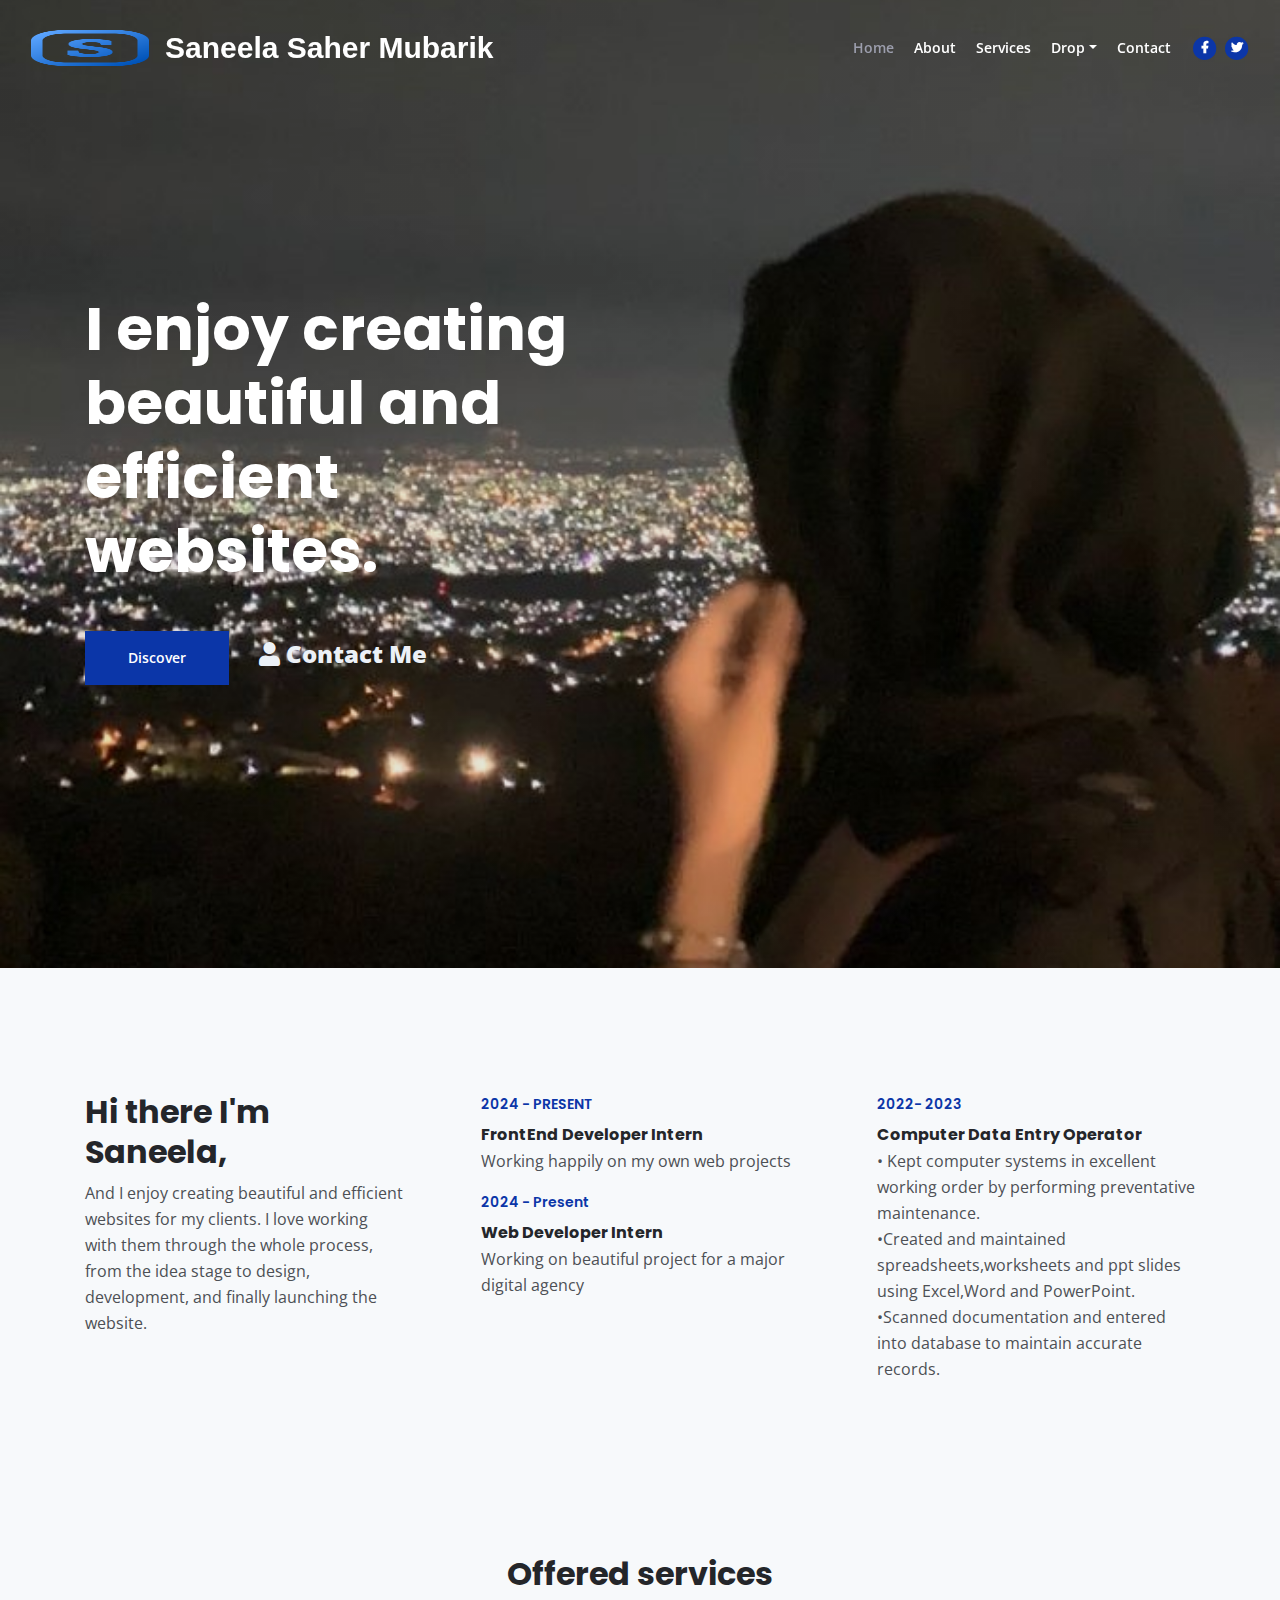
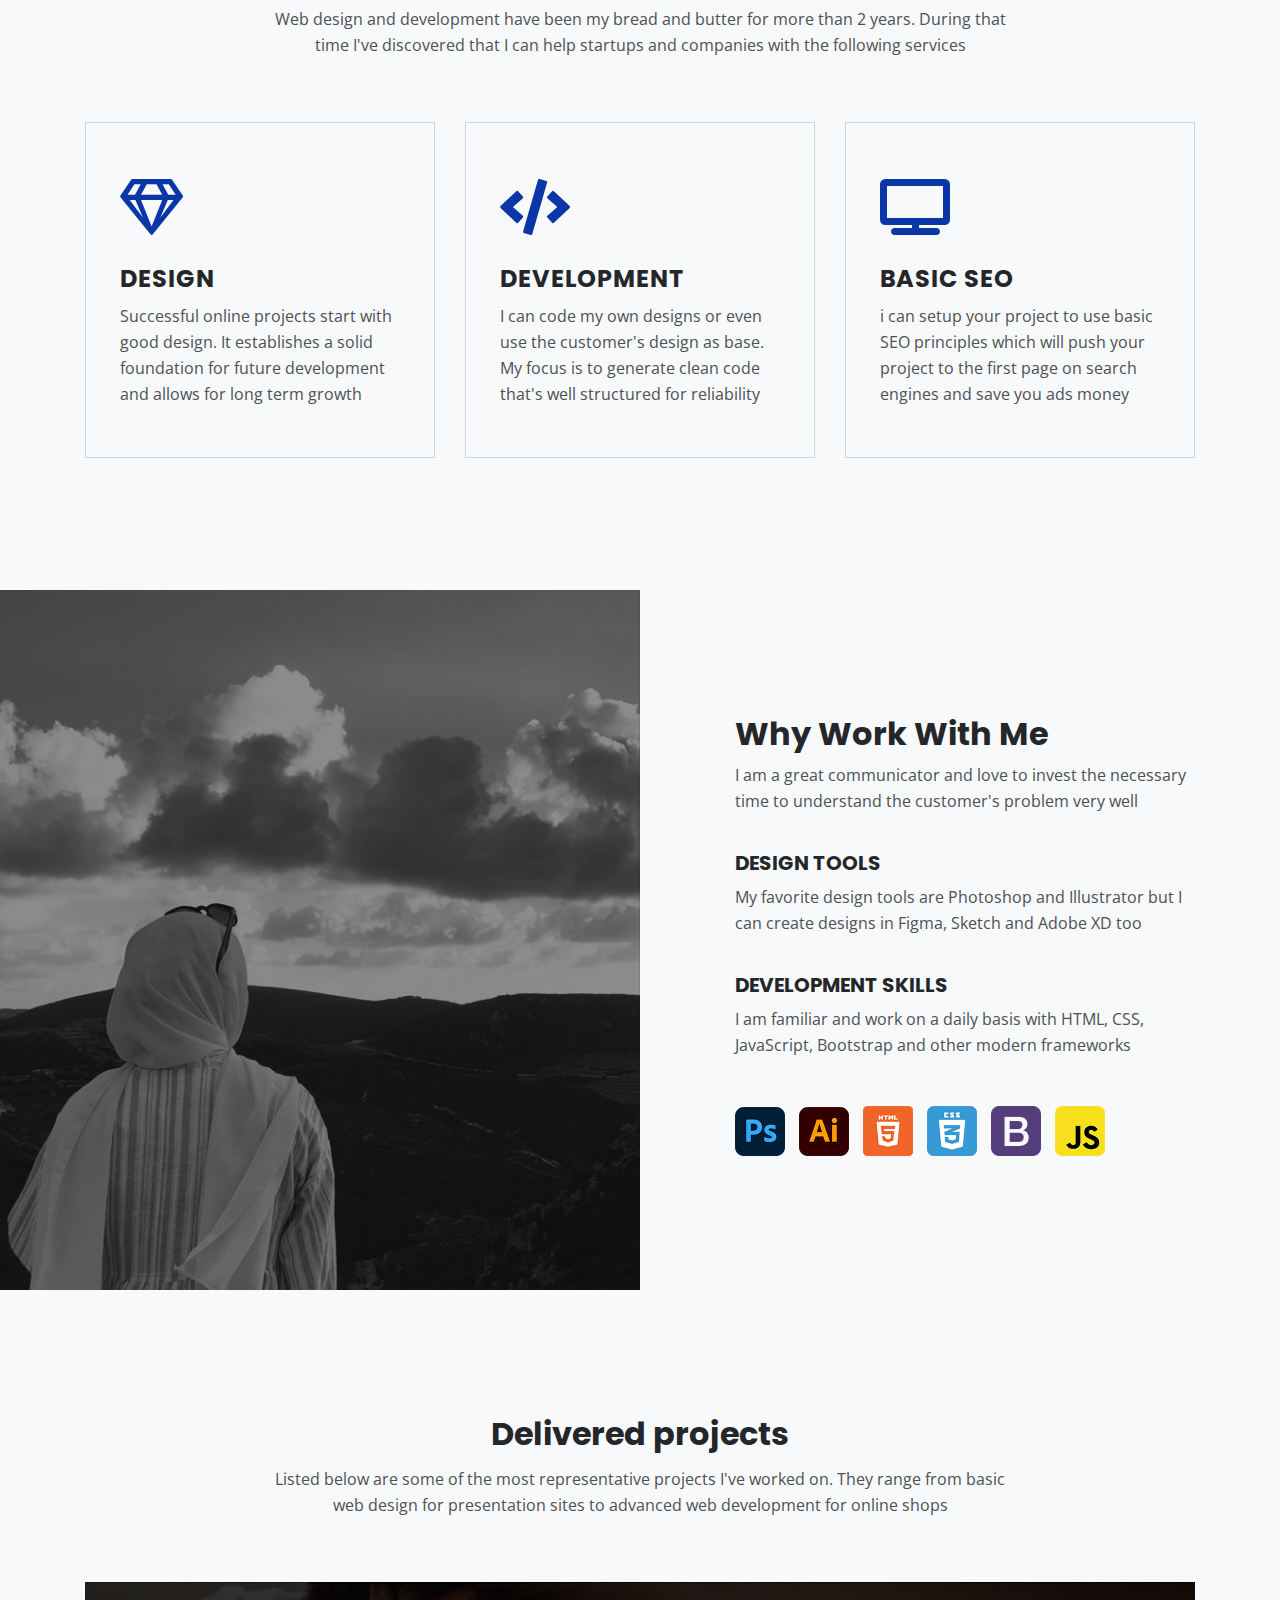
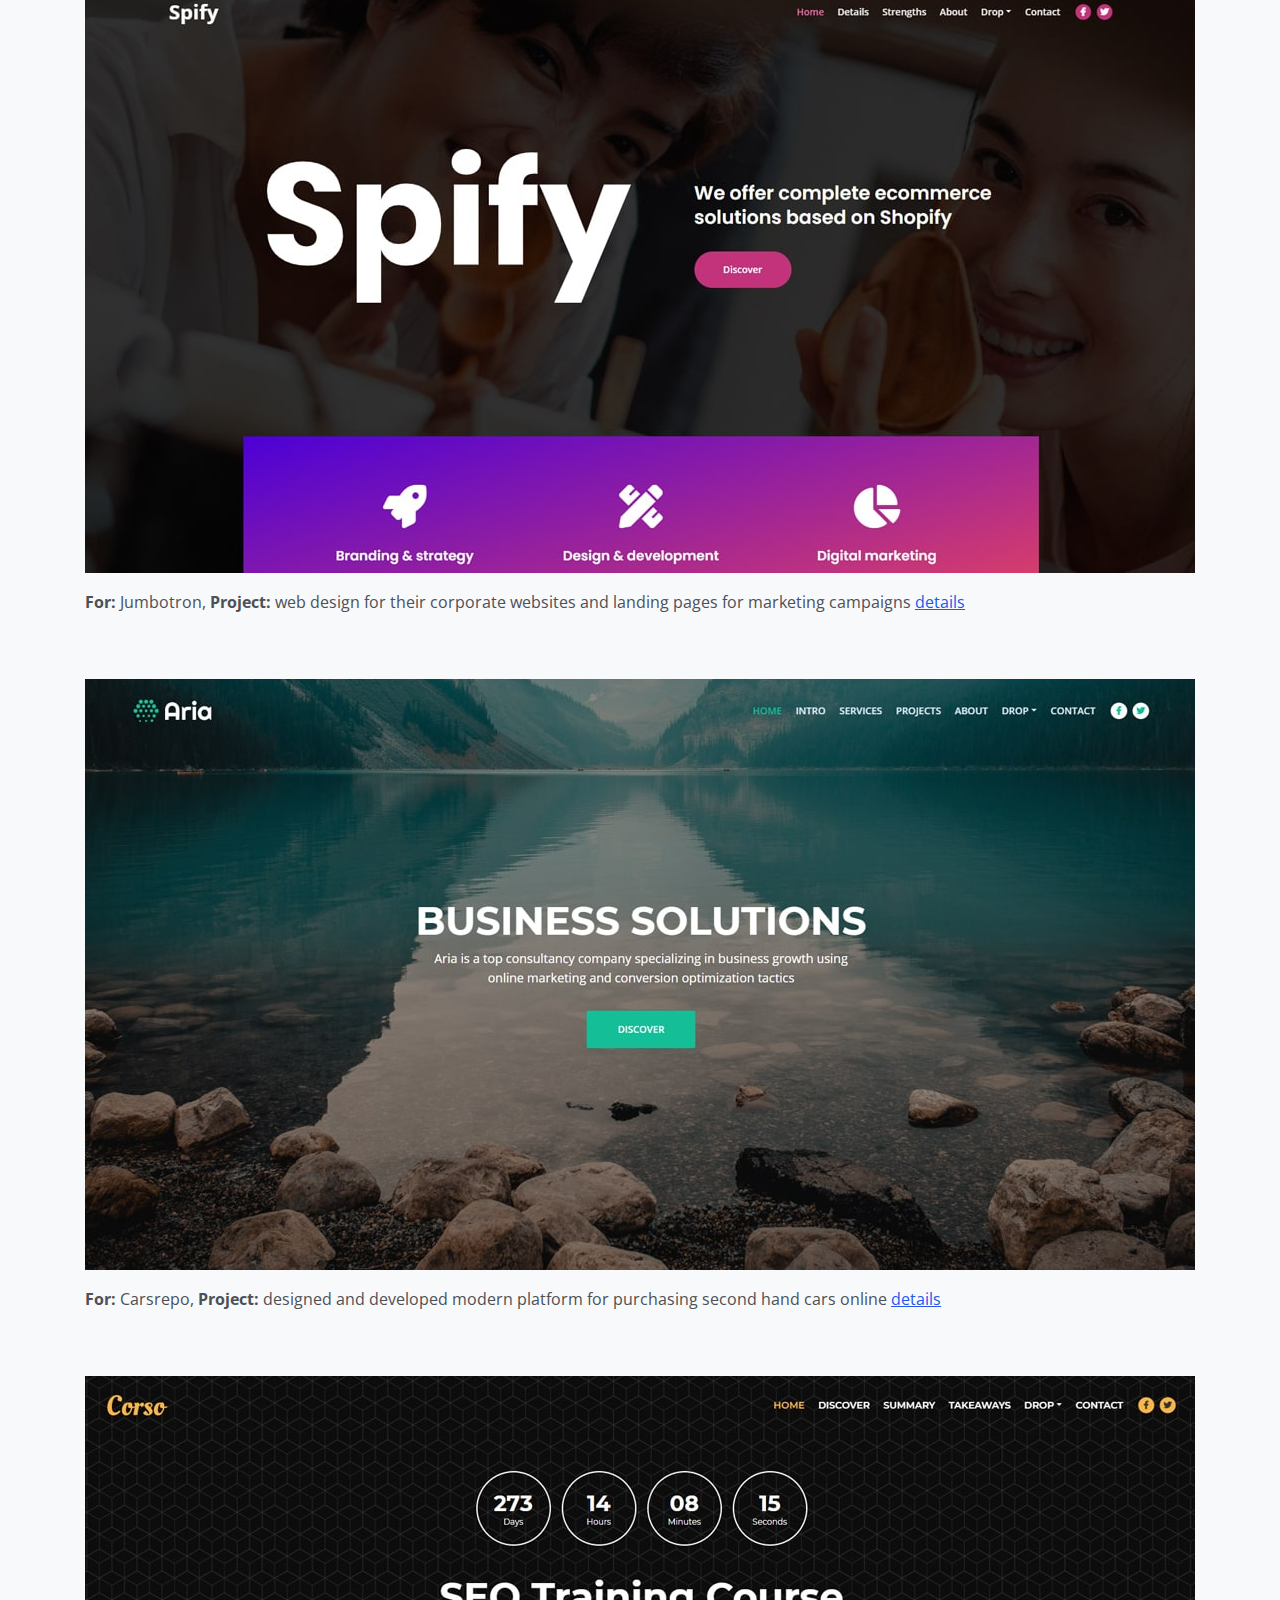
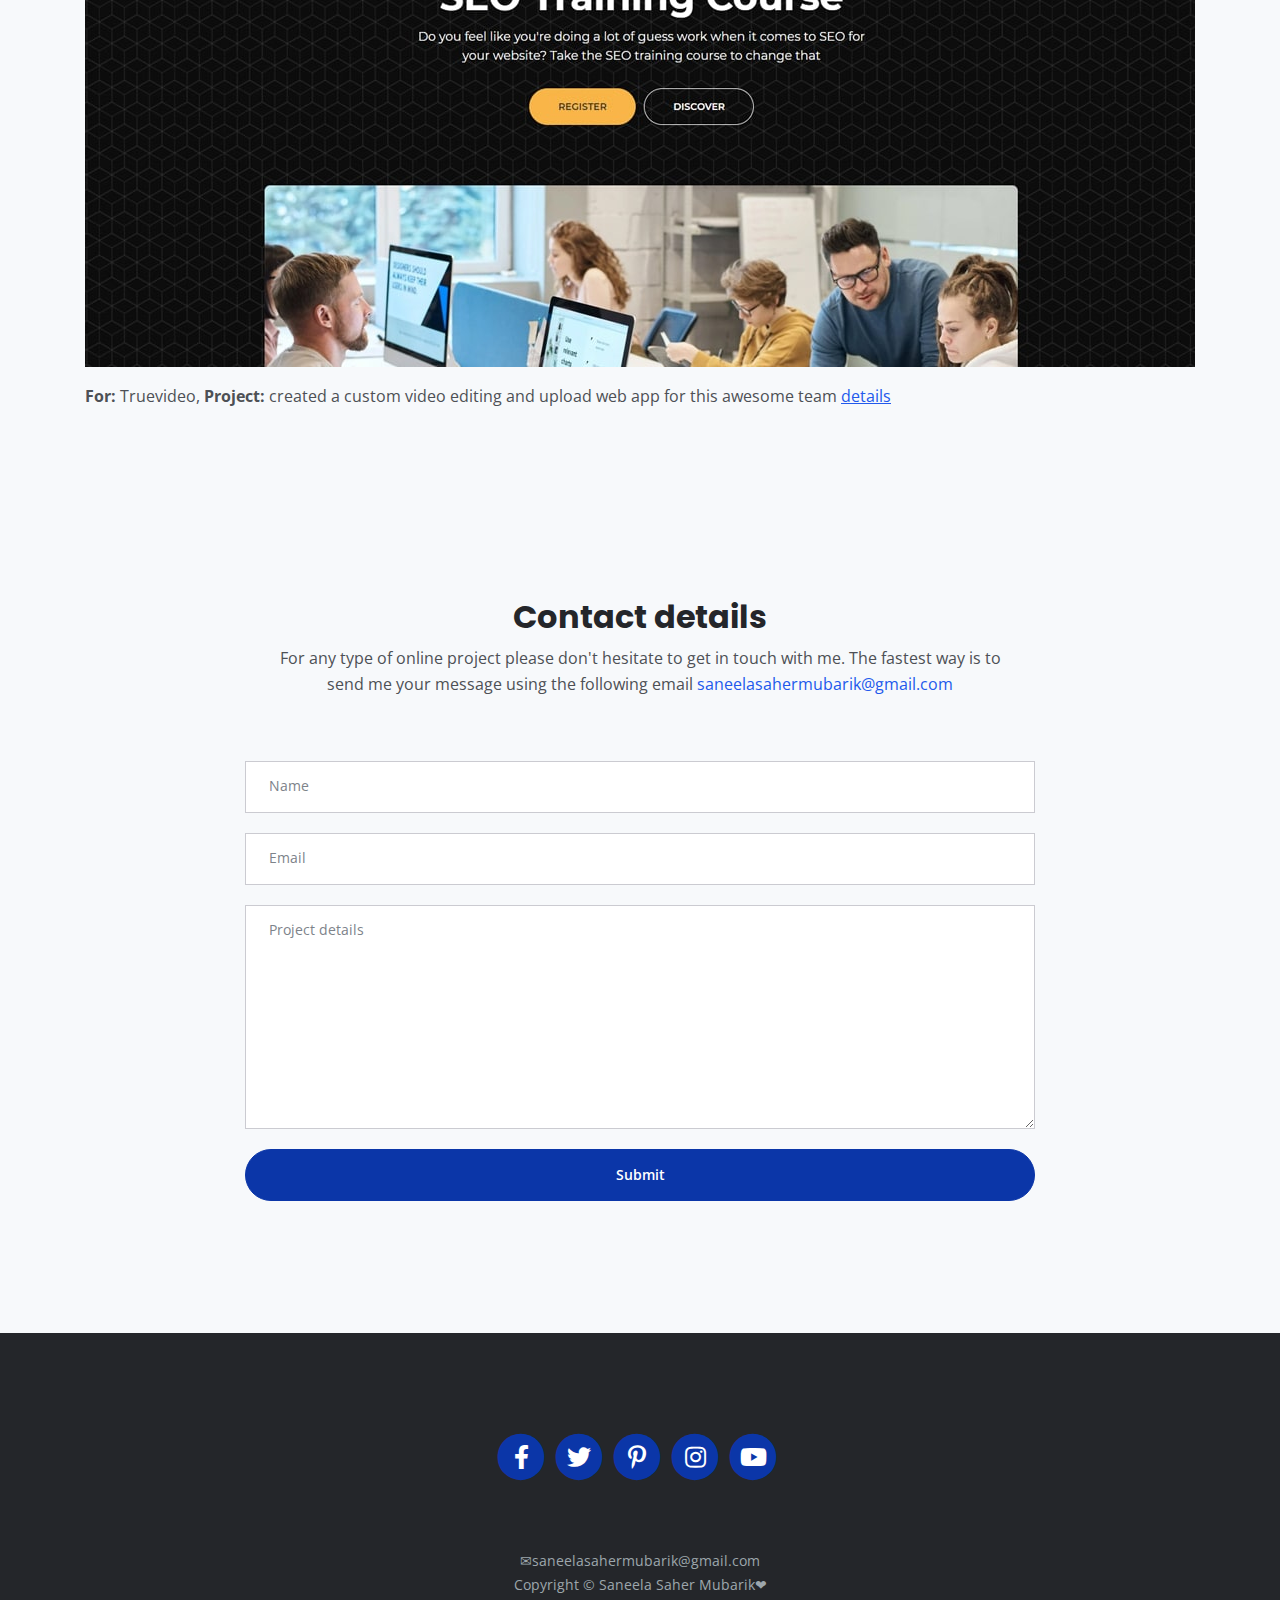
<file: index.html>
<!DOCTYPE html>
<html lang="en">
<head>
    <meta charset="utf-8">
    <meta name="viewport" content="width=device-width, initial-scale=1, shrink-to-fit=no">
    
    <!-- SEO Meta Tags -->
    <meta name="description" content="Your description">
    <meta name="author" content="Your name">

    <!-- OG Meta Tags to improve the way the post looks when you share the page on Facebook, Twitter, LinkedIn -->
	<meta property="og:site_name" content="" /> <!-- website name -->
	<meta property="og:site" content="" /> <!-- website link -->
	<meta property="og:title" content=""/> <!-- title shown in the actual shared post -->
	<meta property="og:description" content="" /> <!-- description shown in the actual shared post -->
	<meta property="og:image" content="" /> <!-- image link, make sure it's jpg -->
	<meta property="og:url" content="" /> <!-- where do you want your post to link to -->
	<meta name="twitter:card" content="summary_large_image"> <!-- to have large image post format in Twitter -->

    <!-- Webpage Title -->
    <title>Saneela Webpage Title</title>
    
    <!-- Styles -->
    <link rel="preconnect" href="https://fonts.gstatic.com">
    <link href="https://fonts.googleapis.com/css2?family=Open+Sans:ital,wght@0,400;0,600;0,700;1,400&family=Poppins:wght@600&display=swap" rel="stylesheet">
    <link href="css/bootstrap.css" rel="stylesheet">
    <link href="css/fontawesome-all.css" rel="stylesheet">
	<link href="css/styles.css" rel="stylesheet">
	
	<!-- Favicon  -->
    <link rel="icon" href="images/lng.png">
</head>
<body data-spy="scroll" data-target=".fixed-top">
    
    <!-- Navigation -->
    <nav class="navbar navbar-expand-lg fixed-top navbar-dark">
        <div class="container">
            
            <!-- Image Logo -->
            <a class="navbar-brand logo-image" href="index.html"><img src="images/lng.png" alt="alternative"></a>  

            <i class="fa-solid fa-s"></i>
            <!-- Text Logo - Use this if you don't have a graphic logo -->
            <a class="navbar-brand logo-text page-scroll" href="index.html"  style="font-family: 'Franklin Gothic Medium', 'Arial Narrow', Arial, sans-serif;">Saneela Saher Mubarik</a>
        
            <button class="navbar-toggler p-0 border-0" type="button" data-toggle="offcanvas">
                <span class="navbar-toggler-icon"></span>
            </button>

            <div class="navbar-collapse offcanvas-collapse" id="navbarsExampleDefault">
                <ul class="navbar-nav ml-auto">
                    <li class="nav-item">
                        <a class="nav-link page-scroll" href="#header">Home <span class="sr-only">(current)</span></a>
                    </li>
                    <li class="nav-item">
                        <a class="nav-link page-scroll" href="#about">About</a>
                    </li>
                    <li class="nav-item">
                        <a class="nav-link page-scroll" href="#services">Services</a>
                    </li>
                    <li class="nav-item dropdown">
                        <a class="nav-link dropdown-toggle" href="#" id="dropdown01" data-toggle="dropdown" aria-haspopup="true" aria-expanded="false">Drop</a>
                        <div class="dropdown-menu" aria-labelledby="dropdown01">
                            <a class="dropdown-item page-scroll" href="project.html">Project Details</a>
                            <div class="dropdown-divider"></div>
                            <a class="dropdown-item page-scroll" href="terms.html">Terms Conditions</a>
                            <div class="dropdown-divider"></div>
                            <a class="dropdown-item page-scroll" href="privacy.html">Privacy Policy</a>
                        </div>
                    </li>
                    <li class="nav-item">
                        <a class="nav-link page-scroll" href="#contact">Contact</a>
                    </li>
                </ul>
                <span class="nav-item social-icons">
                    <span class="fa-stack">
                        <a href="#your-link">
                            <i class="fas fa-circle fa-stack-2x"></i>
                            <i class="fab fa-facebook-f fa-stack-1x"></i>
                        </a>
                    </span>
                    <span class="fa-stack">
                        <a href="#your-link">
                            <i class="fas fa-circle fa-stack-2x"></i>
                            <i class="fab fa-twitter fa-stack-1x"></i>
                        </a>
                    </span>
                </span>
            </div> <!-- end of navbar-collapse -->
        </div> <!-- end of container -->
    </nav> <!-- end of navbar -->
    <!-- end of navigation -->


    <!-- Header -->
    <header id="header" class="header">
        <div class="container">
            <div class="row">
                <div class="col-lg-6">
                    <div class="text-container">
                        <h1 class="h1-large">I enjoy creating beautiful and efficient websites.</h1>
                        <a class="btn-solid-lg page-scroll" href="#about">Discover</a>
                        <a style="color: rgb(236, 241, 247 );font-weight: 900; font-size: x-large;"class="btn-outline-lg page-scroll" href="#contact"><i class="fas fa-user"></i>Contact Me</a>
                    </div> <!-- end of text-container -->
                </div> <!-- end of col -->
            </div> <!-- end of row -->
        </div> <!-- end of container -->
    </header> <!-- end of header -->
    <!-- end of header -->


    <!-- About-->
    <div id="about" class="basic-1 bg-gray">
        <div class="container">
            <div class="row">
                <div class="col-lg-4">
                    <div class="text-container first">
                        <h2>Hi there I'm Saneela,</h2>
                        <p>And I enjoy creating beautiful and efficient websites for my clients. I love working with them through the whole process, from the idea stage to design, development, and finally launching the website.</p>
                    </div> <!-- end of text-container -->
                </div> <!-- end of col -->
                <div class="col-lg-4">
                    <div class="text-container second">
                        <div class="time">2024 - PRESENT</div>
                        <h6>FrontEnd Developer Intern</h6>
                        <p>Working happily on my own web projects</p>
                        <div class="time">2024 - Present</div>
                        <h6>Web Developer Intern</h6>
                        <p>Working on beautiful project for a major digital agency</p>
                    </div> <!-- end of text-container -->
                </div> <!-- end of col -->
                <div class="col-lg-4">
                    <div class="text-container third">
                        <div class="time">2022- 2023</div>
                        <h6>Computer Data Entry Operator</h6>
                        <p>• Kept computer systems in excellent working order by performing preventative maintenance.
                           <br> •Created and maintained spreadsheets,worksheets and ppt slides using Excel,Word and PowerPoint.<br>
                            •Scanned documentation and entered into database to maintain accurate records.</p>
                </div> <!-- end of col -->
            </div> <!-- end of row -->
        </div> <!-- end of container -->
    </div> <!-- end of basic-1 -->
    <!-- end of about -->


    <!-- Services -->
    <div id="services" class="basic-2">
        <div class="container">
            <div class="row">
                <div class="col-lg-12">
                    <h2 class="h2-heading">Offered services</h2>
                    <p class="p-heading">Web design and development have been my bread and butter for more than 2 years. During that time I've discovered that I can help startups and companies with the following services</p>
                </div> <!-- end of col -->
            </div> <!-- end of row -->
            <div class="row">
                <div class="col-lg-4">
                    <div class="text-box">
                        <i class="far fa-gem"></i>
                        <h4>DESIGN</h4>
                        <p>Successful online projects start with good design. It establishes a solid foundation for future development and allows for long term growth</p>
                    </div> <!-- end of text-box -->
                </div> <!-- end of col -->
                <div class="col-lg-4">
                    <div class="text-box">
                        <i class="fas fa-code"></i>
                        <h4>DEVELOPMENT</h4>
                        <p>I can code my own designs or even use the customer's design as base. My focus is to generate clean code that's well structured for reliability</p>
                    </div> <!-- end of text-box -->
                </div> <!-- end of col -->
                <div class="col-lg-4">
                    <div class="text-box">
                        <i class="fas fa-tv"></i>
                        <h4>BASIC SEO</h4>
                        <p>i can setup your project to use basic SEO principles which will push your project to the first page on search engines and save you ads money</p>
                    </div> <!-- end of text-box -->
                </div> <!-- end of col -->
            </div> <!-- end of row -->
        </div> <!-- end of container -->
    </div> <!-- end of basic-2 -->
    <!-- end of services -->


    <!-- Details -->
	<div class="split">
		<div class="area-1">
		</div><!-- end of area-1 on same line and no space between comments to eliminate margin white space --><div class="area-2 bg-gray">
            <div class="container">    
                <div class="row">
                    <div class="col-lg-12">     
                        
                        <!-- Text Container -->
                        <div class="text-container">
                            <h2>Why Work With Me</h2>
                            <p>I am a great communicator and love to invest the necessary time to understand the customer's problem very well</p>
                            <h5>DESIGN TOOLS</h5>
                            <p>My favorite design tools are Photoshop and Illustrator but I can create designs in Figma, Sketch and Adobe XD too</p>
                            <h5>DEVELOPMENT SKILLS</h5>
                            <p>I am familiar and work on a daily basis with HTML, CSS, JavaScript, Bootstrap and other modern frameworks</p>
                            
                            <div class="icons-container">
                                <img src="images/details-icon-photoshop.png" alt="alternative">
                                <img src="images/details-icon-illustrator.png" alt="alternative">
                                <img src="images/details-icon-html.png" alt="alternative">
                                <img src="images/details-icon-css.png" alt="alternative">
                                <img src="images/details-icon-bootstrap.png" alt="alternative">
                                <img src="images/details-icon-javascript.png" alt="alternative">
                            </div> <!-- end of icons-container -->
                        </div> <!-- end of text-container -->
                        <!-- end of text container -->

                    </div> <!-- end of col -->
                </div> <!-- end of row -->
            </div> <!-- end of container -->
		</div> <!-- end of area-2 -->
    </div> <!-- end of split -->
    <!-- end of details -->


    <!-- Projects -->
    <div id="projects" class="basic-3">
        <div class="container">
            <div class="row">
                <div class="col-lg-12">
                    <h2 class="h2-heading">Delivered projects</h2>
                    <p class="p-heading">Listed below are some of the most representative projects I've worked on. They range from basic web design for presentation sites to advanced web development for online shops</p>
                </div> <!-- end of col -->
            </div> <!-- end of row -->
            <div class="row">
                <div class="col-lg-12">
                    <div class="text-container">
                        <div class="image-container">
                            <a href="project.html">
                                <img class="img-fluid" src="images/project-1.jpg" alt="alternative">
                            </a>
                        </div> <!-- end of image-container -->
                        <p><strong>For:</strong> Jumbotron, <strong>Project:</strong> web design for their corporate websites and landing pages for marketing campaigns <a class="blue" href="project.html">details</a></p>
                    </div> <!-- end of text-container -->
                    <div class="text-container">
                        <div class="image-container">
                            <a href="project.html">
                                <img class="img-fluid" src="images/project-2.jpg" alt="alternative">
                            </a>
                        </div> <!-- end of image-container -->
                        <p><strong>For:</strong> Carsrepo, <strong>Project:</strong> designed and developed modern platform for purchasing second hand cars online <a class="blue" href="project.html">details</a></p>
                    </div> <!-- end of text-container -->
                    <div class="text-container">
                        <div class="image-container">
                            <a href="project.html">
                                <img class="img-fluid" src="images/project-3.jpg" alt="alternative">
                            </a>
                        </div> <!-- end of image-container -->
                        <p><strong>For:</strong> Truevideo, <strong>Project:</strong> created a custom video editing and upload web app for this awesome team <a class="blue" href="project.html">details</a></p>
                    </div> <!-- end of text-container -->
                    
            </div> <!-- end of row -->
        </div> <!-- end of container -->
    </div> <!-- end of basic-3 -->
    <!-- end of projects -->
    <!-- end of section divider -->
    <!-- Contact -->
    <div id="contact" class="form-1 bg-gray">
        <div class="container">
            <div class="row">
                <div class="col-lg-12">
                    <h2>Contact details</h2>
                    <p class="p-heading">For any type of online project please don't hesitate to get in touch with me. The fastest way is to send me your message using the following email <a class="blue no-line" href="#your-link">saneelasahermubarik@gmail.com</a></p>
                </div> <!-- end of col -->
            </div> <!-- end of row -->
            <div class="row">
                <div class="col-lg-12">
                    
                    <!-- Contact Form -->
                    <form id="contactForm">
                        <div class="form-group">
                            <input type="text" class="form-control-input" id="cname" required>
                            <label class="label-control" for="cname">Name</label>
                        </div>
                        <div class="form-group">
                            <input type="email" class="form-control-input" id="cemail" required>
                            <label class="label-control" for="cemail">Email</label>
                        </div>
                        <div class="form-group">
                            <textarea class="form-control-textarea" id="cmessage" required></textarea>
                            <label class="label-control" for="cmessage">Project details</label>
                        </div>
                        <div class="form-group">
                            <button type="submit" class="form-control-submit-button">Submit</button>
                        </div>
                    </form>
                    <!-- end of contact form -->

                </div> <!-- end of col -->
            </div> <!-- end of row -->
        </div> <!-- end of container -->
    </div> <!-- end of form-1 -->  
    <!-- end of contact -->


    <!-- Footer -->
    <div class="footer bg-gray">
        <div class="container">
            <div class="row">
                <div class="col-lg-12">
                    <div class="social-container">
                        <span class="fa-stack">
                            <a href="#your-link">
                                <i class="fas fa-circle fa-stack-2x"></i>
                                <i class="fab fa-facebook-f fa-stack-1x"></i>
                            </a>
                        </span>
                        <span class="fa-stack">
                            <a href="#your-link">
                                <i class="fas fa-circle fa-stack-2x"></i>
                                <i class="fab fa-twitter fa-stack-1x"></i>
                            </a>
                        </span>
                        <span class="fa-stack">
                            <a href="#your-link">
                                <i class="fas fa-circle fa-stack-2x"></i>
                                <i class="fab fa-pinterest-p fa-stack-1x"></i>
                            </a>
                        </span>
                        <span class="fa-stack">
                            <a href="#your-link">
                                <i class="fas fa-circle fa-stack-2x"></i>
                                <i class="fab fa-instagram fa-stack-1x"></i>
                            </a>
                        </span>
                        <span class="fa-stack">
                            <a href="#your-link">
                                <i class="fas fa-circle fa-stack-2x"></i>
                                <i class="fab fa-youtube fa-stack-1x"></i>
                            </a>
                        </span>
                    </div> <!-- end of social-container -->
                </div> <!-- end of col -->
            </div> <!-- end of row -->
        </div> <!-- end of container -->
    </div> <!-- end of footer -->  
    <!-- end of footer -->


    <!-- Copyright -->
    <div class="copyright bg-gray">
        <div class="container">
            <div class="row">
                <div class="col-lg-12">
                    <p class="p-small">&#x2709;saneelasahermubarik@gmail.com<br>Copyright © <a class="no-line" href="index.html">Saneela Saher Mubarik&#x2764;</a></p>
                </div> <!-- end of col -->
            </div> <!-- enf of row -->
        </div> <!-- end of container --> <!-- end of container -->
        
    </div> <!-- end of copyright --> 
    <!-- end of copyright -->
    
    	
    <!-- Scripts -->
    <script src="js/jquery.min.js"></script> <!-- jQuery for Bootstrap's JavaScript plugins -->
    <script src="js/bootstrap.min.js"></script> <!-- Bootstrap framework -->
    <script src="js/jquery.easing.min.js"></script> <!-- jQuery Easing for smooth scrolling between anchors -->
    <script src="js/scripts.js"></script> <!-- Custom scripts -->
</body>
</html>
</file>
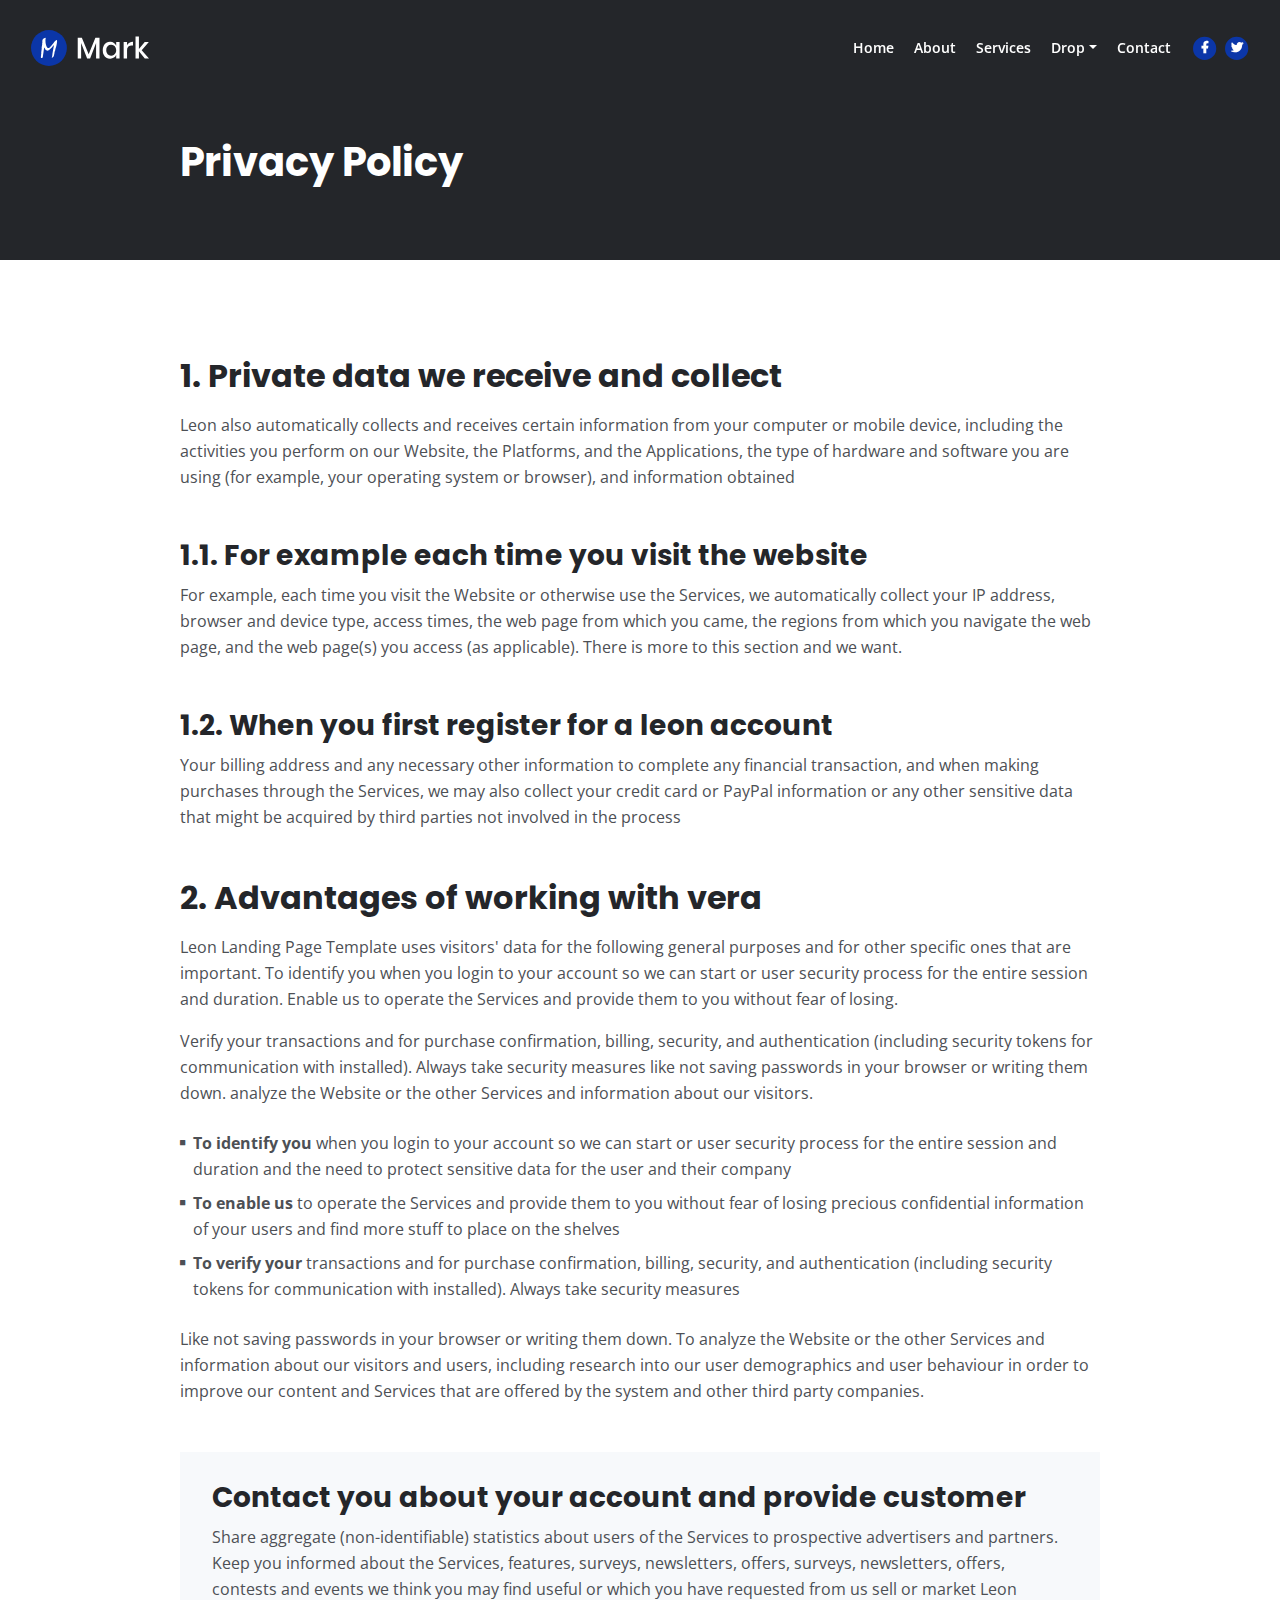
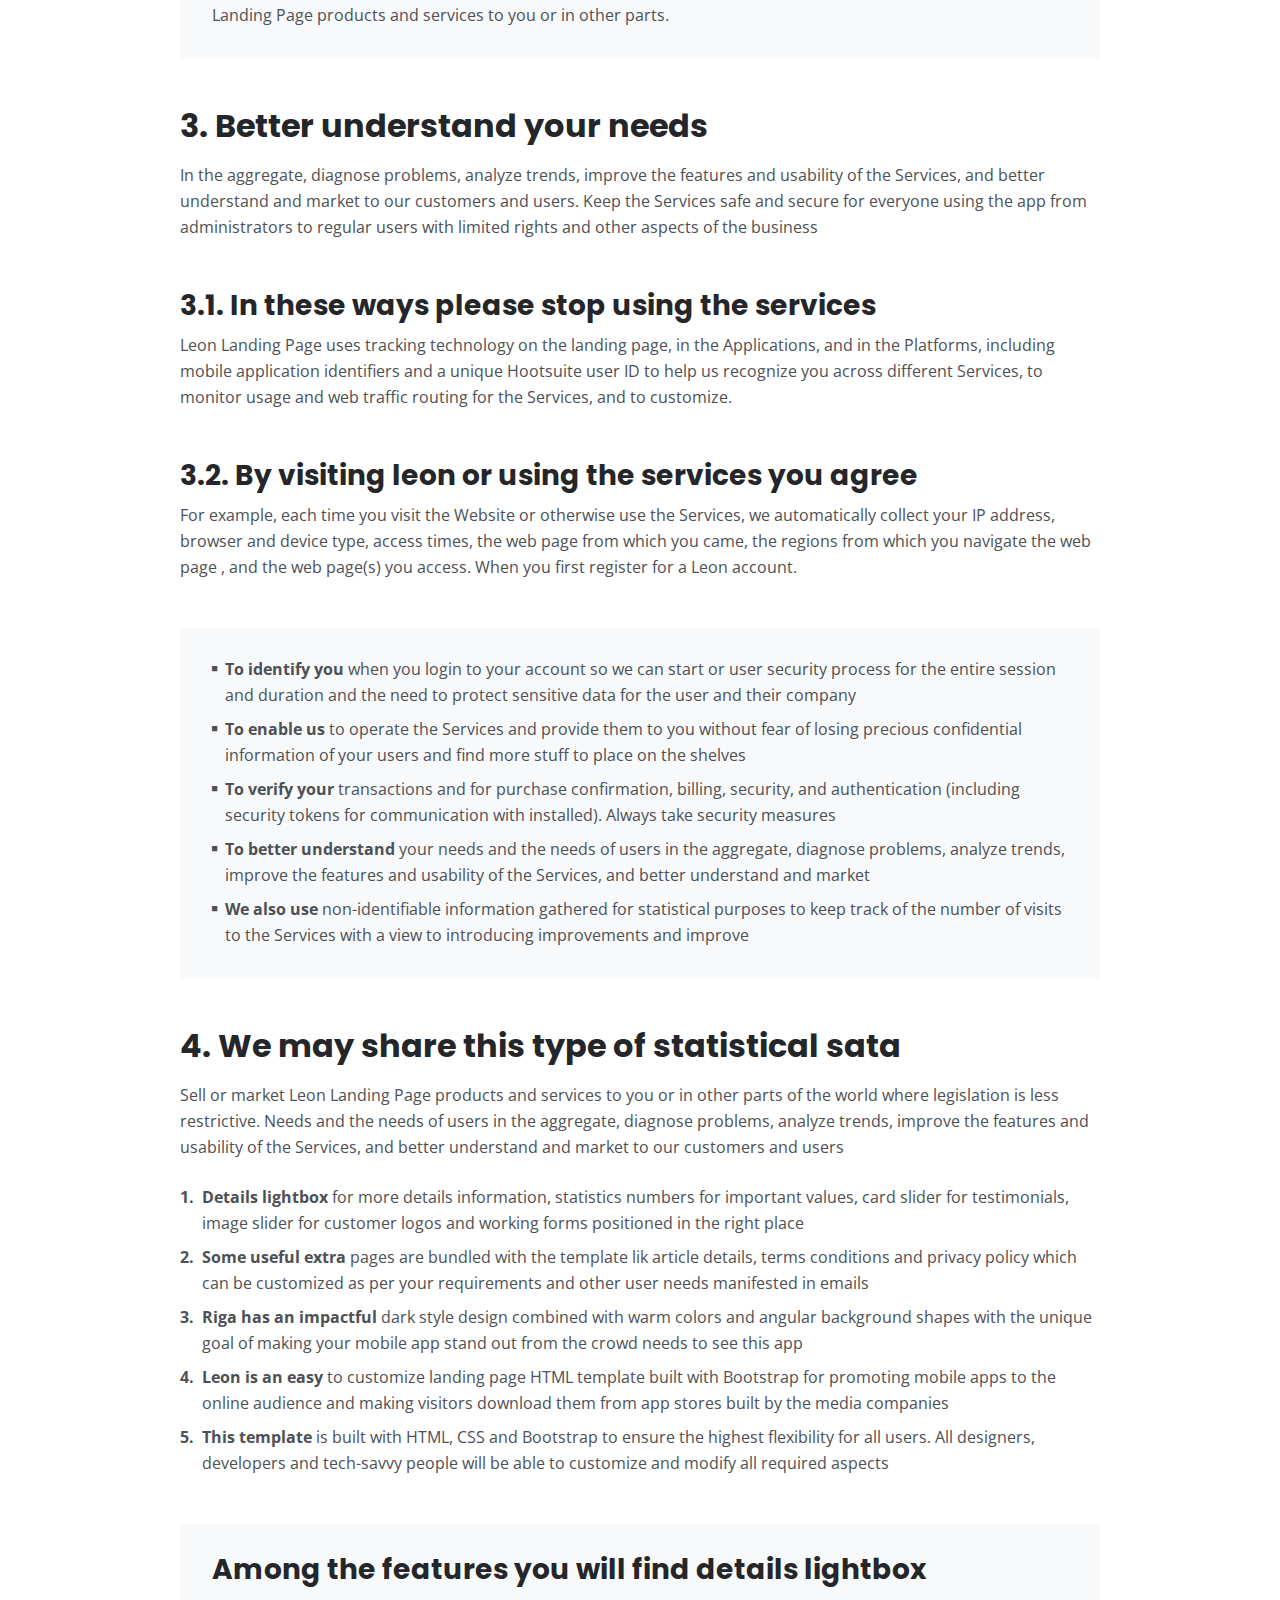
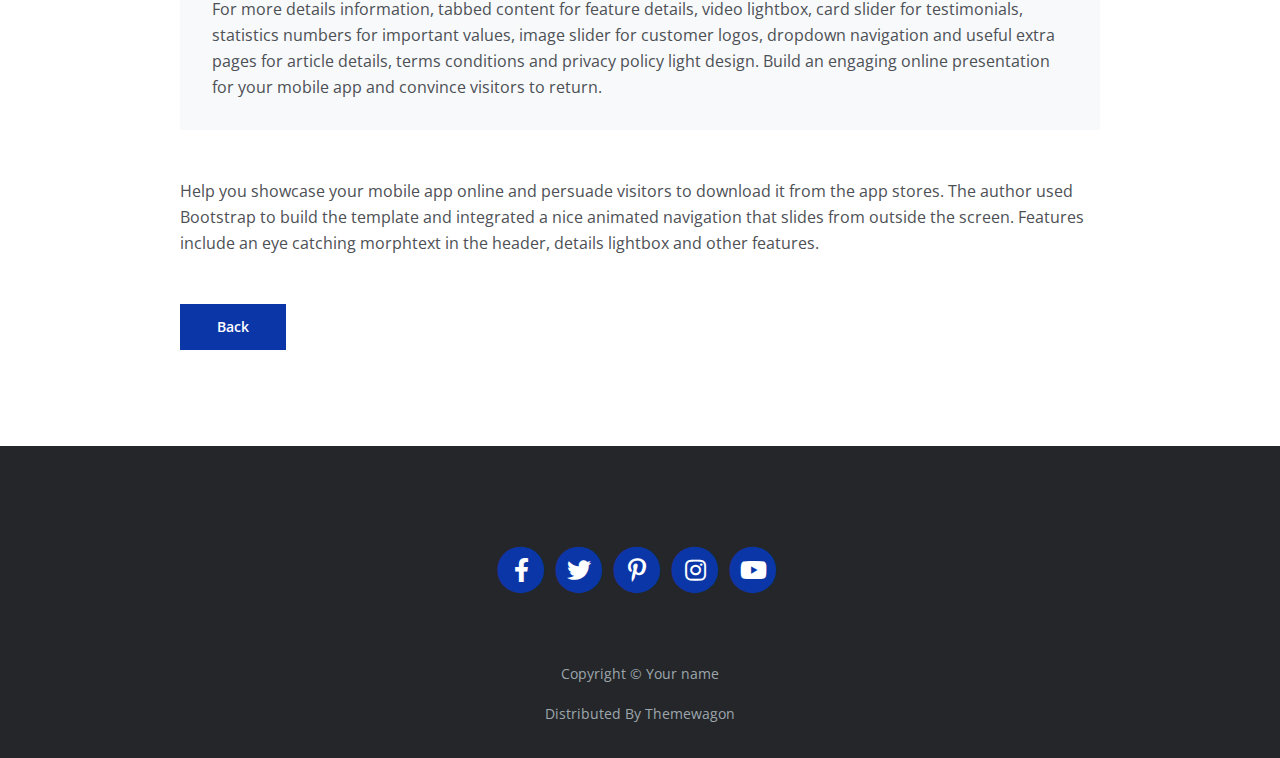
<file: privacy.html>
<!DOCTYPE html>
<html lang="en">
<head>
    <meta charset="utf-8">
    <meta name="viewport" content="width=device-width, initial-scale=1, shrink-to-fit=no">
    
    <!-- SEO Meta Tags -->
    <meta name="description" content="Your description">
    <meta name="author" content="Your name">

    <!-- OG Meta Tags to improve the way the post looks when you share the page on Facebook, Twitter, LinkedIn -->
	<meta property="og:site_name" content="" /> <!-- website name -->
	<meta property="og:site" content="" /> <!-- website link -->
	<meta property="og:title" content=""/> <!-- title shown in the actual shared post -->
	<meta property="og:description" content="" /> <!-- description shown in the actual shared post -->
	<meta property="og:image" content="" /> <!-- image link, make sure it's jpg -->
	<meta property="og:url" content="" /> <!-- where do you want your post to link to -->
	<meta name="twitter:card" content="summary_large_image"> <!-- to have large image post format in Twitter -->

    <!-- Webpage Title -->
    <title>Privacy Policy - Saneela</title>
    
    <!-- Styles -->
    <link rel="preconnect" href="https://fonts.gstatic.com">
    <link href="https://fonts.googleapis.com/css2?family=Open+Sans:ital,wght@0,400;0,600;0,700;1,400&family=Poppins:wght@600&display=swap" rel="stylesheet">
    <link href="css/bootstrap.css" rel="stylesheet">
    <link href="css/fontawesome-all.css" rel="stylesheet">
	<link href="css/styles.css" rel="stylesheet">
	
	<!-- Favicon  -->
    <link rel="icon" href="images/favicon.png">
</head>
<body data-spy="scroll" data-target=".fixed-top">
    
    <!-- Navigation -->
    <nav class="navbar navbar-expand-lg fixed-top navbar-dark">
        <div class="container">
            
            <!-- Image Logo -->
            <a class="navbar-brand logo-image" href="index.html"><img src="images/logo.svg" alt="alternative"></a>  

            <!-- Text Logo - Use this if you don't have a graphic logo -->
            <!-- <a class="navbar-brand logo-text page-scroll" href="index.html">Mark</a> -->

            <button class="navbar-toggler p-0 border-0" type="button" data-toggle="offcanvas">
                <span class="navbar-toggler-icon"></span>
            </button>

            <div class="navbar-collapse offcanvas-collapse" id="navbarsExampleDefault">
                <ul class="navbar-nav ml-auto">
                    <li class="nav-item">
                        <a class="nav-link page-scroll" href="index.html#header">Home <span class="sr-only">(current)</span></a>
                    </li>
                    <li class="nav-item">
                        <a class="nav-link page-scroll" href="index.html#about">About</a>
                    </li>
                    <li class="nav-item">
                        <a class="nav-link page-scroll" href="index.html#services">Services</a>
                    </li>
                    <li class="nav-item dropdown">
                        <a class="nav-link dropdown-toggle" href="#" id="dropdown01" data-toggle="dropdown" aria-haspopup="true" aria-expanded="false">Drop</a>
                        <div class="dropdown-menu" aria-labelledby="dropdown01">
                            <a class="dropdown-item page-scroll" href="project.html">Project Details</a>
                            <div class="dropdown-divider"></div>
                            <a class="dropdown-item page-scroll" href="terms.html">Terms Conditions</a>
                            <div class="dropdown-divider"></div>
                            <a class="dropdown-item page-scroll" href="privacy.html">Privacy Policy</a>
                        </div>
                    </li>
                    <li class="nav-item">
                        <a class="nav-link page-scroll" href="index.html#contact">Contact</a>
                    </li>
                </ul>
                <span class="nav-item social-icons">
                    <span class="fa-stack">
                        <a href="#your-link">
                            <i class="fas fa-circle fa-stack-2x"></i>
                            <i class="fab fa-facebook-f fa-stack-1x"></i>
                        </a>
                    </span>
                    <span class="fa-stack">
                        <a href="#your-link">
                            <i class="fas fa-circle fa-stack-2x"></i>
                            <i class="fab fa-twitter fa-stack-1x"></i>
                        </a>
                    </span>
                </span>
            </div> <!-- end of navbar-collapse -->
        </div> <!-- end of container -->
    </nav> <!-- end of navbar -->
    <!-- end of navigation -->


    <!-- Header -->
    <header class="ex-header">
        <div class="container">
            <div class="row">
                <div class="col-xl-10 offset-xl-1">
                    <h1>Privacy Policy</h1>
                </div> <!-- end of col -->
            </div> <!-- end of row -->
        </div> <!-- end of container -->
    </header> <!-- end of ex-header -->
    <!-- end of header -->


    <!-- Basic -->
    <div class="ex-basic-1 pt-5 pb-5">
        <div class="container">
            <div class="row">
                <div class="col-xl-10 offset-xl-1">
                    <h2 class="mt-5 mb-3">1. Private data we receive and collect</h2>
                    <p class="mb-5">Leon also automatically collects and receives certain information from your computer or mobile device, including the activities you perform on our Website, the Platforms, and the Applications, the type of hardware and software you are using (for example, your operating system or browser), and information obtained</p>
                    <h3>1.1. For example each time you visit the website</h3>
                    <p class="mb-5">For example, each time you visit the Website or otherwise use the Services, we automatically collect your IP address, browser and device type, access times, the web page from which you came, the regions from which you navigate the web page, and the web page(s) you access (as applicable). There is more to this section and we want.</p>
                    <h3>1.2. When you first register for a leon account</h3>
                    <p class="mb-5">Your billing address and any necessary other information to complete any financial transaction, and when making purchases through the Services, we may also collect your credit card or PayPal information or any other sensitive data that might be acquired by third parties not involved in the process</p>
                    
                    <h2 class="mb-3">2. Advantages of working with vera</h2>
                    <p>Leon Landing Page Template uses visitors' data for the following general purposes and for other specific ones that are important. To identify you when you login to your account so we can start or user security process for the entire session and duration. Enable us to operate the Services and provide them to you without fear of losing.</p>
                    <p class="mb-4">Verify your transactions and for purchase confirmation, billing, security, and authentication (including security tokens for communication with installed). Always take security measures like not saving passwords in your browser or writing them down. analyze the Website or the other Services and information about our visitors.</p>
                    <ul class="list-unstyled li-space-lg mb-4">
                        <li class="media">
                            <i class="fas fa-square"></i>
                            <div class="media-body"><strong>To identify you</strong> when you login to your account so we can start or user security process for the entire session and duration and the need to protect sensitive data for the user and their company</div>
                        </li>
                        <li class="media">
                            <i class="fas fa-square"></i>
                            <div class="media-body"><strong>To enable us</strong> to operate the Services and provide them to you without fear of losing precious confidential information of your users and find more stuff to place on the shelves</div>
                        </li>
                        <li class="media">
                            <i class="fas fa-square"></i>
                            <div class="media-body"><strong>To verify your</strong> transactions and for purchase confirmation, billing, security, and authentication (including security tokens for communication with installed). Always take security measures</div>
                        </li>
                    </ul>
                    <p class="mb-5">Like not saving passwords in your browser or writing them down. To analyze the Website or the other Services and information about our visitors and users, including research into our user demographics and user behaviour in order to improve our content and Services that are offered by the system and other third party companies.</p>
                    <div class="text-box mb-5">
                        <h3>Contact you about your account and provide customer</h3>
                        <p>Share aggregate (non-identifiable) statistics about users of the Services to prospective advertisers and partners. Keep you informed about the Services, features, surveys, newsletters, offers, surveys, newsletters, offers, contests and events we think you may find useful or which you have requested from us sell or market Leon Landing Page products and services to you or in other parts.</p>
                    </div> <!-- end of text-box -->
                    
                    <h2 class="mb-3">3. Better understand your needs</h2>
                    <p class="mb-5"> In the aggregate, diagnose problems, analyze trends, improve the features and usability of the Services, and better understand and market to our customers and users. Keep the Services safe and secure for everyone using the app from administrators to regular users with limited rights and other aspects of the business</p>
                    <h3>3.1. In these ways please stop using the services</h3>
                    <p class="mb-5">Leon Landing Page uses tracking technology on the landing page, in the Applications, and in the Platforms, including mobile application identifiers and a unique Hootsuite user ID to help us recognize you across different Services, to monitor usage and web traffic routing for the Services, and to customize.</p>
                    <h3>3.2. By visiting leon or using the services you agree</h3>
                    <p class="mb-5">For example, each time you visit the Website or otherwise use the Services, we automatically collect your IP address, browser and device type, access times, the web page from which you came, the regions from which you navigate the web page , and the web page(s) you access. When you first register for a Leon account.</p>
                    <div class="text-box mb-5">
                        <ul class="list-unstyled li-space-lg">
                            <li class="media">
                                <i class="fas fa-square"></i>
                                <div class="media-body"><strong>To identify you</strong> when you login to your account so we can start or user security process for the entire session and duration and the need to protect sensitive data for the user and their company</div>
                            </li>
                            <li class="media">
                                <i class="fas fa-square"></i>
                                <div class="media-body"><strong>To enable us</strong> to operate the Services and provide them to you without fear of losing precious confidential information of your users and find more stuff to place on the shelves</div>
                            </li>
                            <li class="media">
                                <i class="fas fa-square"></i>
                                <div class="media-body"><strong>To verify your</strong> transactions and for purchase confirmation, billing, security, and authentication (including security tokens for communication with installed). Always take security measures</div>
                            </li>
                            <li class="media">
                                <i class="fas fa-square"></i>
                                <div class="media-body"><strong>To better understand</strong> your needs and the needs of users in the aggregate, diagnose problems, analyze trends, improve the features and usability of the Services, and better understand and market</div>
                            </li>
                            <li class="media">
                                <i class="fas fa-square"></i>
                                <div class="media-body"><strong>We also use</strong> non-identifiable information gathered for statistical purposes to keep track of the number of visits to the Services with a view to introducing improvements and improve</div>
                            </li>
                        </ul>
                    </div> <!-- end of text-box -->
                    
                    <h2 class="mb-3">4. We may share this type of statistical sata</h2>
                    <p class="mb-4">Sell or market Leon Landing Page products and services to you or in other parts of the world where legislation is less restrictive. Needs and the needs of users in the aggregate, diagnose problems, analyze trends, improve the features and usability of the Services, and better understand and market to our customers and users</p>
                    <ul class="list-unstyled li-space-lg mb-5">
                        <li class="media">
                            <strong>1.</strong>
                            <div class="media-body"><strong>Details lightbox</strong> for more details information, statistics numbers for important values, card slider for testimonials, image slider for customer logos and working forms positioned in the right place</div>
                        </li>
                        <li class="media">
                            <strong>2.</strong>
                            <div class="media-body"><strong>Some useful extra</strong> pages are bundled with the template lik article details, terms conditions and privacy policy which can be customized as per your requirements and other user needs manifested in emails</div>
                        </li>
                        <li class="media">
                            <strong>3.</strong>
                            <div class="media-body"><strong>Riga has an impactful</strong> dark style design combined with warm colors and angular background shapes with the unique goal of making your mobile app stand out from the crowd needs to see this app</div>
                        </li>
                        <li class="media">
                            <strong>4.</strong>
                            <div class="media-body"><strong>Leon is an easy</strong> to customize landing page HTML template built with Bootstrap for promoting mobile apps to the online audience and making visitors download them from app stores built by the media companies</div>
                        </li>
                        <li class="media">
                            <strong>5.</strong>
                            <div class="media-body"><strong>This template</strong> is built with HTML, CSS and Bootstrap to ensure the highest flexibility for all users. All designers, developers and tech-savvy people will be able to customize and modify all required aspects</div>
                        </li>
                    </ul>
                    
                    <div class="text-box mb-5">
                        <h3>Among the features you will find details lightbox</h3>
                        <p>For more details information, tabbed content for feature details, video lightbox, card slider for testimonials, statistics numbers for important values, image slider for customer logos, dropdown navigation and useful extra pages for article details, terms conditions and privacy policy light design. Build an engaging online presentation for your mobile app and convince visitors to return.</p>
                    </div> <!-- end of text-box -->
                    <p class="mb-5">Help you showcase your mobile app online and persuade visitors to download it from the app stores. The author used Bootstrap to build the template and integrated a nice animated navigation that slides from outside the screen. Features include an eye catching morphtext in the header, details lightbox and other features.</p>
                    
                    <a class="btn-solid-reg mb-5" href="index.html">Back</a>
                </div> <!-- end of col -->
            </div> <!-- end of row -->
        </div> <!-- end of container -->
    </div> <!-- end of ex-basic-1 -->
    <!-- end of basic -->


    <!-- Footer -->
    <div class="footer bg-gray">
        <div class="container">
            <div class="row">
                <div class="col-lg-12">
                    <div class="social-container">
                        <span class="fa-stack">
                            <a href="#your-link">
                                <i class="fas fa-circle fa-stack-2x"></i>
                                <i class="fab fa-facebook-f fa-stack-1x"></i>
                            </a>
                        </span>
                        <span class="fa-stack">
                            <a href="#your-link">
                                <i class="fas fa-circle fa-stack-2x"></i>
                                <i class="fab fa-twitter fa-stack-1x"></i>
                            </a>
                        </span>
                        <span class="fa-stack">
                            <a href="#your-link">
                                <i class="fas fa-circle fa-stack-2x"></i>
                                <i class="fab fa-pinterest-p fa-stack-1x"></i>
                            </a>
                        </span>
                        <span class="fa-stack">
                            <a href="#your-link">
                                <i class="fas fa-circle fa-stack-2x"></i>
                                <i class="fab fa-instagram fa-stack-1x"></i>
                            </a>
                        </span>
                        <span class="fa-stack">
                            <a href="#your-link">
                                <i class="fas fa-circle fa-stack-2x"></i>
                                <i class="fab fa-youtube fa-stack-1x"></i>
                            </a>
                        </span>
                    </div> <!-- end of social-container -->
                </div> <!-- end of col -->
            </div> <!-- end of row -->
        </div> <!-- end of container -->
    </div> <!-- end of footer -->  
    <!-- end of footer -->


    <!-- Copyright -->
    <div class="copyright bg-gray">
        <div class="container">
            <div class="row">
                <div class="col-lg-12">
                    <p class="p-small">Copyright © <a class="no-line" href="#your-link">Your name</a></p>
                </div> <!-- end of col -->
            </div> <!-- enf of row -->
        </div> <!-- end of container -->

        <div class="container">
            <div class="row">
                <div class="col-lg-12">
                    <p class="p-small">Distributed By <a class="no-line" href="https://themewagon.com/">Themewagon</a></p>
                </div> <!-- end of col -->
            </div> <!-- enf of row -->
        </div> <!-- end of container -->
    </div> <!-- end of copyright --> 
    <!-- end of copyright -->
    
    	
    <!-- Scripts -->
    <script src="js/jquery.min.js"></script> <!-- jQuery for Bootstrap's JavaScript plugins -->
    <script src="js/bootstrap.min.js"></script> <!-- Bootstrap framework -->
    <script src="js/jquery.easing.min.js"></script> <!-- jQuery Easing for smooth scrolling between anchors -->
    <script src="js/scripts.js"></script> <!-- Custom scripts -->
</body>
</html>
</file>
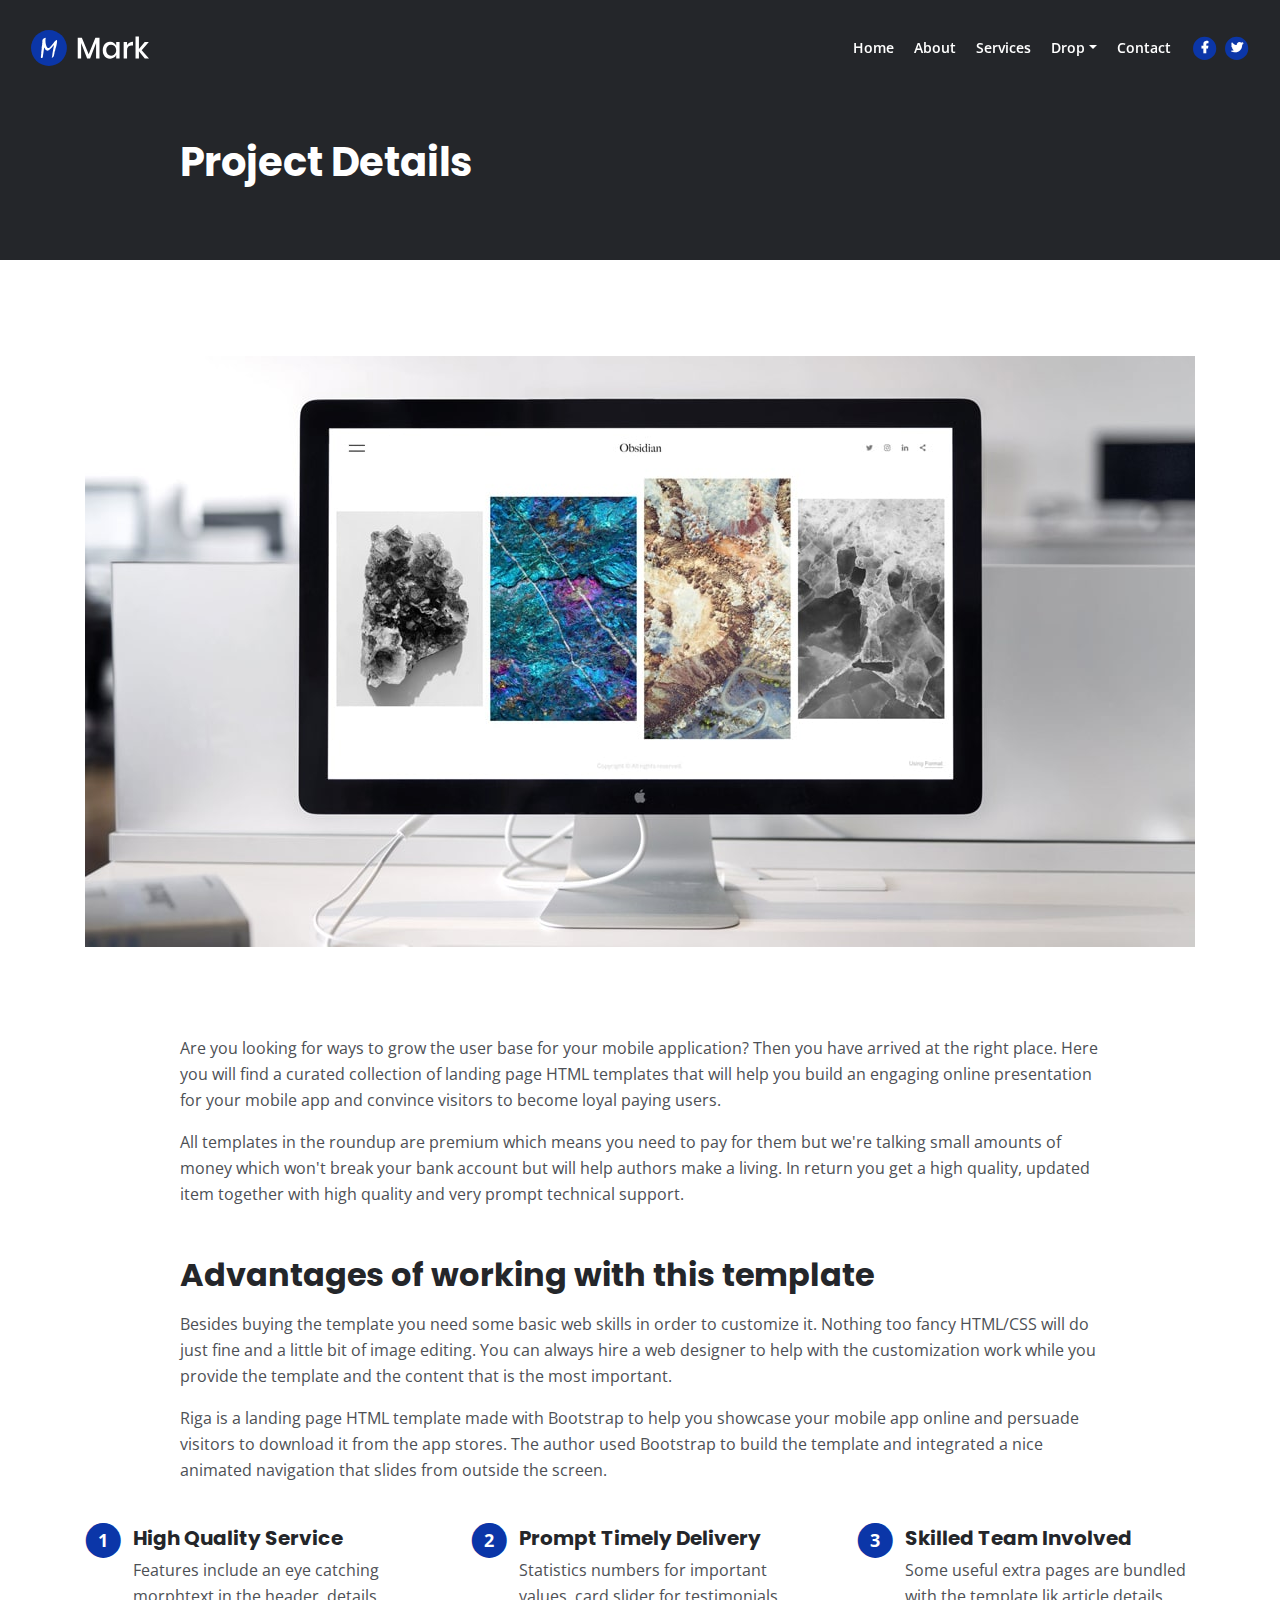
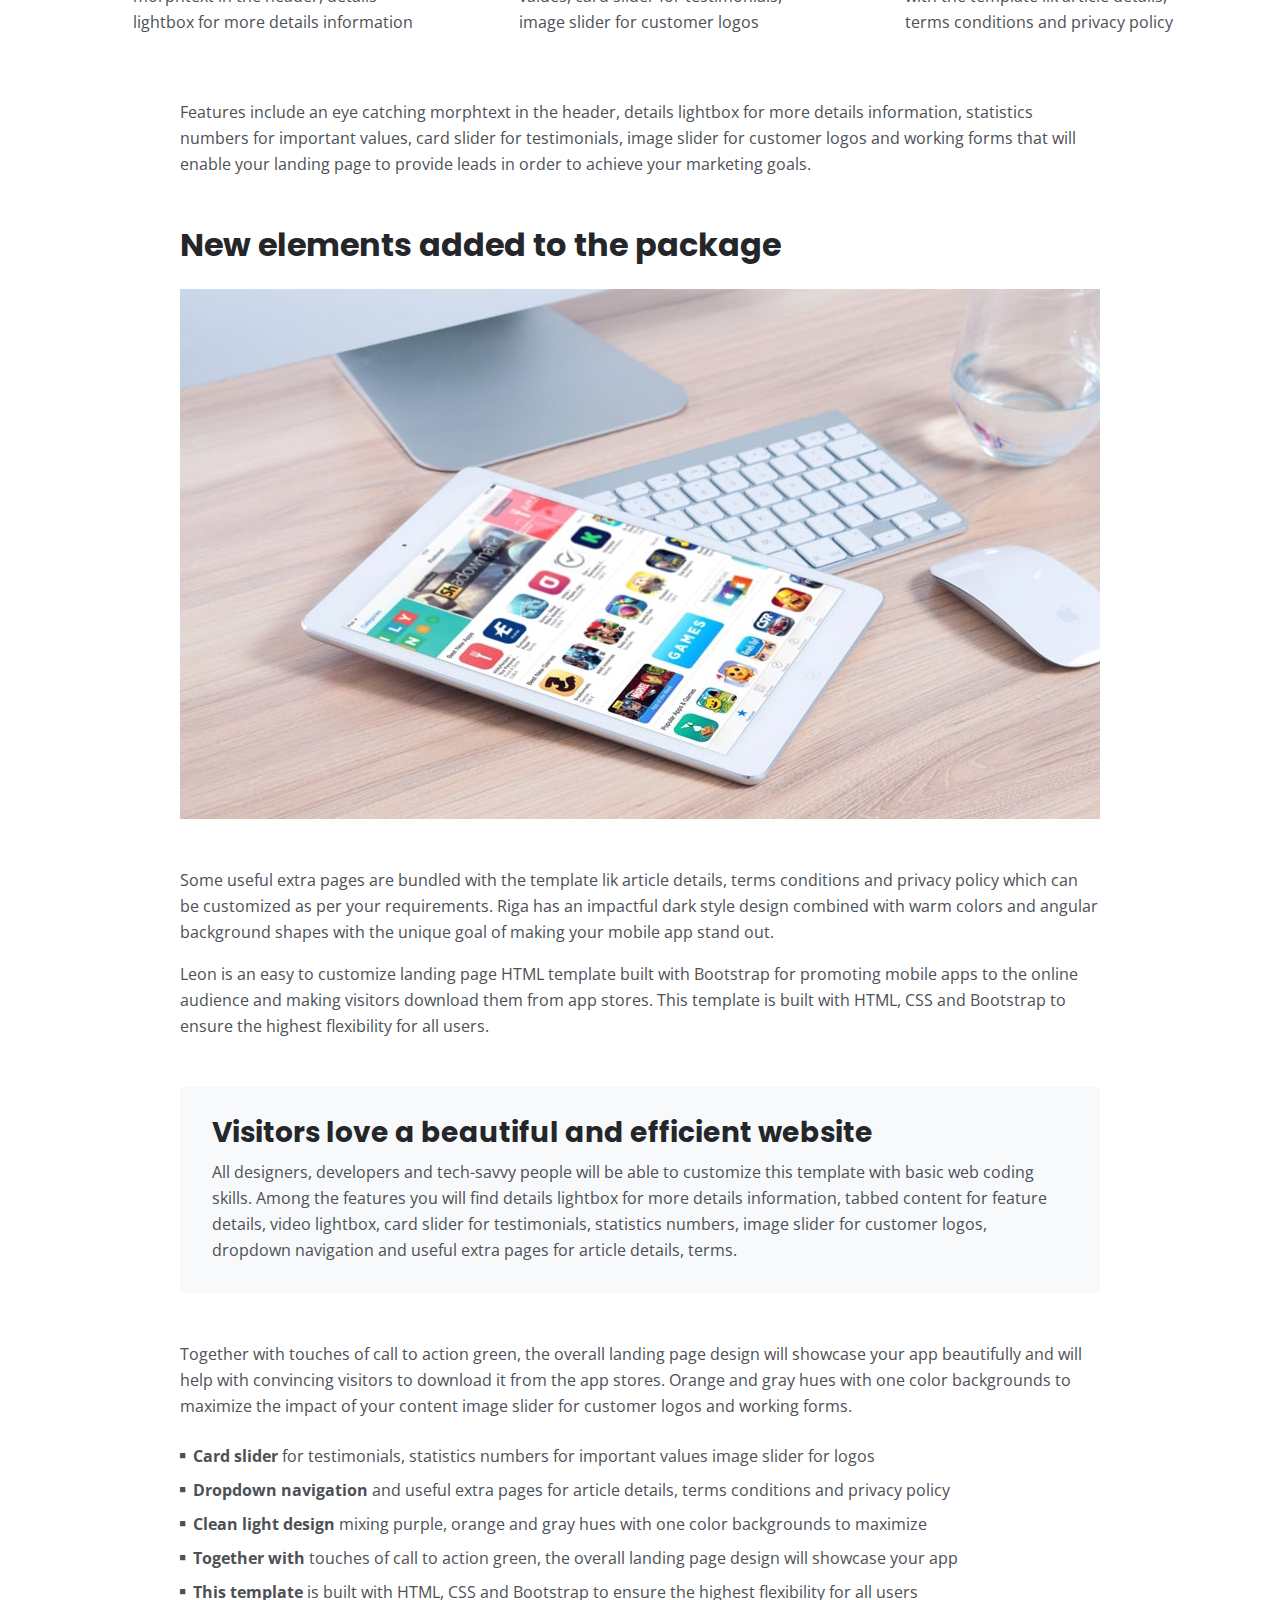
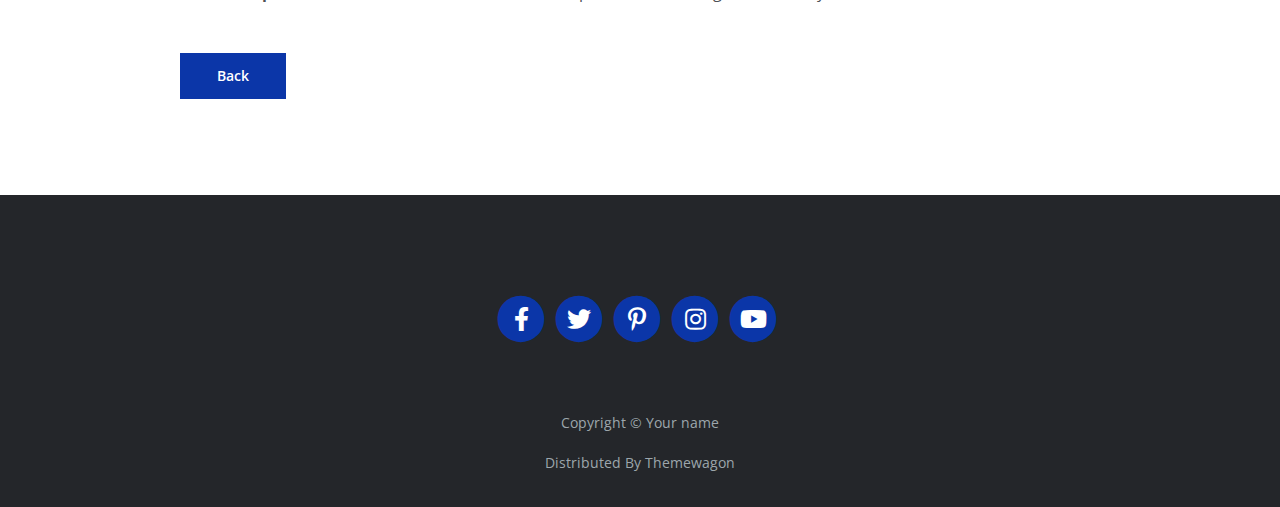
<file: project.html>
<!DOCTYPE html>
<html lang="en">
<head>
    <meta charset="utf-8">
    <meta name="viewport" content="width=device-width, initial-scale=1, shrink-to-fit=no">
    
    <!-- SEO Meta Tags -->
    <meta name="description" content="Your description">
    <meta name="author" content="Your name">

    <!-- OG Meta Tags to improve the way the post looks when you share the page on Facebook, Twitter, LinkedIn -->
	<meta property="og:site_name" content="" /> <!-- website name -->
	<meta property="og:site" content="" /> <!-- website link -->
	<meta property="og:title" content=""/> <!-- title shown in the actual shared post -->
	<meta property="og:description" content="" /> <!-- description shown in the actual shared post -->
	<meta property="og:image" content="" /> <!-- image link, make sure it's jpg -->
	<meta property="og:url" content="" /> <!-- where do you want your post to link to -->
	<meta name="twitter:card" content="summary_large_image"> <!-- to have large image post format in Twitter -->

    <!-- Webpage Title -->
    <title>Project Details - Saneela</title>
    
    <!-- Styles -->
    <link rel="preconnect" href="https://fonts.gstatic.com">
    <link href="https://fonts.googleapis.com/css2?family=Open+Sans:ital,wght@0,400;0,600;0,700;1,400&family=Poppins:wght@600&display=swap" rel="stylesheet">
    <link href="css/bootstrap.css" rel="stylesheet">
    <link href="css/fontawesome-all.css" rel="stylesheet">
	<link href="css/styles.css" rel="stylesheet">
	
	<!-- Favicon  -->
    <link rel="icon" href="images/favicon.png">
</head>
<body data-spy="scroll" data-target=".fixed-top">
    
    <!-- Navigation -->
    <nav class="navbar navbar-expand-lg fixed-top navbar-dark">
        <div class="container">
            
            <!-- Image Logo -->
            <a class="navbar-brand logo-image" href="index.html"><img src="images/logo.svg" alt="alternative"></a>  

            <!-- Text Logo - Use this if you don't have a graphic logo -->
            <!-- <a class="navbar-brand logo-text page-scroll" href="index.html">Mark</a> -->

            <button class="navbar-toggler p-0 border-0" type="button" data-toggle="offcanvas">
                <span class="navbar-toggler-icon"></span>
            </button>

            <div class="navbar-collapse offcanvas-collapse" id="navbarsExampleDefault">
                <ul class="navbar-nav ml-auto">
                    <li class="nav-item">
                        <a class="nav-link page-scroll" href="index.html#header">Home <span class="sr-only">(current)</span></a>
                    </li>
                    <li class="nav-item">
                        <a class="nav-link page-scroll" href="index.html#about">About</a>
                    </li>
                    <li class="nav-item">
                        <a class="nav-link page-scroll" href="index.html#services">Services</a>
                    </li>
                    <li class="nav-item dropdown">
                        <a class="nav-link dropdown-toggle" href="#" id="dropdown01" data-toggle="dropdown" aria-haspopup="true" aria-expanded="false">Drop</a>
                        <div class="dropdown-menu" aria-labelledby="dropdown01">
                            <a class="dropdown-item page-scroll" href="project.html">Project Details</a>
                            <div class="dropdown-divider"></div>
                            <a class="dropdown-item page-scroll" href="terms.html">Terms Conditions</a>
                            <div class="dropdown-divider"></div>
                            <a class="dropdown-item page-scroll" href="privacy.html">Privacy Policy</a>
                        </div>
                    </li>
                    <li class="nav-item">
                        <a class="nav-link page-scroll" href="index.html#contact">Contact</a>
                    </li>
                </ul>
                <span class="nav-item social-icons">
                    <span class="fa-stack">
                        <a href="#your-link">
                            <i class="fas fa-circle fa-stack-2x"></i>
                            <i class="fab fa-facebook-f fa-stack-1x"></i>
                        </a>
                    </span>
                    <span class="fa-stack">
                        <a href="#your-link">
                            <i class="fas fa-circle fa-stack-2x"></i>
                            <i class="fab fa-twitter fa-stack-1x"></i>
                        </a>
                    </span>
                </span>
            </div> <!-- end of navbar-collapse -->
        </div> <!-- end of container -->
    </nav> <!-- end of navbar -->
    <!-- end of navigation -->


    <!-- Header -->
    <header class="ex-header">
        <div class="container">
            <div class="row">
                <div class="col-xl-10 offset-xl-1">
                    <h1>Project Details</h1>
                </div> <!-- end of col -->
            </div> <!-- end of row -->
        </div> <!-- end of container -->
    </header> <!-- end of ex-header -->
    <!-- end of header -->


    <!-- Basic -->
    <div class="ex-basic-1 pt-5 pb-5">
        <div class="container">
            <div class="row">
                <div class="col-lg-12">
                    <img class="img-fluid mt-5 mb-3" src="images/project-details-large.jpg" alt="alternative">
                </div> <!-- end of col -->
            </div> <!-- end of row -->
        </div> <!-- end of container -->
    </div> <!-- end of ex-basic-1 -->
    <!-- end of basic -->


    <!-- Basic -->
    <div class="ex-basic-1 pt-4">
        <div class="container">
            <div class="row">
                <div class="col-xl-10 offset-xl-1">
                    <p>Are you looking for ways to grow the user base for your mobile application? Then you have arrived at the right place. Here you will find a curated collection of landing page HTML templates that will help you build an engaging online presentation for your mobile app and convince visitors to become loyal paying users.</p>
                    <p class="mb-5">All templates in the roundup are premium which means you need to pay for them but we're talking small amounts of money which won't break your bank account but will help authors make a living. In return you get a high quality, updated item together with high quality and very prompt technical support.</p>

                    <h2 class="mb-3">Advantages of working with this template</h2>
                    <p>Besides buying the template you need some basic web skills in order to customize it. Nothing too fancy HTML/CSS will do just fine and a little bit of image editing. You can always hire a web designer to help with the customization work while you provide the template and the content that is the most important.</p>
                    <p class="mb-4">Riga is a landing page HTML template made with Bootstrap to help you showcase your mobile app online and persuade visitors to download it from the app stores. The author used Bootstrap to build the template and integrated a nice animated navigation that slides from outside the screen.</p>
                </div> <!-- end of col -->
            </div> <!-- end of row -->
        </div> <!-- end of container -->
    </div> <!-- end of ex-basic-1 -->
    <!-- end of basic -->


    <!-- Cards -->
    <div class="ex-cards-1 pt-3 pb-3">
        <div class="container">
            <div class="row">
                <div class="col-lg-12">
                    
                    <!-- Card -->
                    <div class="card">
                        <ul class="list-unstyled">
                            <li class="media">
                                <span class="fa-stack">
                                    <span class="fas fa-circle fa-stack-2x"></span>
                                    <span class="fa-stack-1x">1</span>
                                </span>
                                <div class="media-body">
                                    <h5>High Quality Service</h5>
                                    <p>Features include an eye catching morphtext in the header, details lightbox for more details information</p>
                                </div>
                            </li>
                        </ul>
                    </div> <!-- end of card -->
                    <!-- end of card -->

                    <!-- Card -->
                    <div class="card">
                        <ul class="list-unstyled">
                            <li class="media">
                                <span class="fa-stack">
                                    <span class="fas fa-circle fa-stack-2x"></span>
                                    <span class="fa-stack-1x">2</span>
                                </span>
                                <div class="media-body">
                                    <h5>Prompt Timely Delivery</h5>
                                    <p>Statistics numbers for important values, card slider for testimonials, image slider for customer logos</p>
                                </div>
                            </li>
                        </ul>
                    </div> <!-- end of card -->
                    <!-- end of card -->

                    <!-- Card -->
                    <div class="card">
                        <ul class="list-unstyled">
                            <li class="media">
                                <span class="fa-stack">
                                    <span class="fas fa-circle fa-stack-2x"></span>
                                    <span class="fa-stack-1x">3</span>
                                </span>
                                <div class="media-body">
                                    <h5>Skilled Team Involved</h5>
                                    <p>Some useful extra pages are bundled with the template lik article details, terms conditions and privacy policy</p>
                                </div>
                            </li>
                        </ul>
                    </div> <!-- end of card -->
                    <!-- end of card -->

                </div> <!-- end of col -->   
            </div> <!-- end of row -->   
        </div> <!-- end of container -->   
    </div> <!-- end of ex-cards-1 -->
    <!-- end of cards -->


    <!-- Basic -->
    <div class="ex-basic-1 pt-3 pb-5">
        <div class="container">
            <div class="row">
                <div class="col-xl-10 offset-xl-1">
                    <p class="mb-5">Features include an eye catching morphtext in the header, details lightbox for more details information, statistics numbers for important values, card slider for testimonials, image slider for customer logos and working forms that will enable your landing page to provide leads in order to achieve your marketing goals.</p>
                    
                    <h2 class="mb-4">New elements added to the package</h2>
                    <img class="img-fluid mb-5" src="images/project-details-small.jpg" alt="alternative">
                    <p>Some useful extra pages are bundled with the template lik article details, terms conditions and privacy policy which can be customized as per your requirements. Riga has an impactful dark style design combined with warm colors and angular background shapes with the unique goal of making your mobile app stand out.</p>
                    <p class="mb-5">Leon is an easy to customize landing page HTML template built with Bootstrap for promoting mobile apps to the online audience and making visitors download them from app stores. This template is built with HTML, CSS and Bootstrap to ensure the highest flexibility for all users.</p>
                    <div class="text-box mb-5">
                        <h3>Visitors love a beautiful and efficient website</h3>
                        <p>All designers, developers and tech-savvy people will be able to customize this template with basic web coding skills. Among the features you will find details lightbox for more details information, tabbed content for feature details, video lightbox, card slider for testimonials, statistics numbers, image slider for customer logos, dropdown navigation and useful extra pages for article details, terms.</p>
                    </div> <!-- end of text-box -->
                    <p class="mb-4">Together with touches of call to action green, the overall landing page design will showcase your app beautifully and will help with convincing visitors to download it from the app stores. Orange and gray hues with one color backgrounds to maximize the impact of your content image slider for customer logos and working forms.</p>
                    <ul class="list-unstyled li-space-lg mb-5">
                        <li class="media">
                            <i class="fas fa-square"></i>
                            <div class="media-body"><strong>Card slider</strong> for testimonials, statistics numbers for important values image slider for logos</div>
                        </li>
                        <li class="media">
                            <i class="fas fa-square"></i>
                            <div class="media-body"><strong>Dropdown navigation</strong> and useful extra pages for article details, terms conditions and privacy policy</div>
                        </li>
                        <li class="media">
                            <i class="fas fa-square"></i>
                            <div class="media-body"><strong>Clean light design</strong> mixing purple, orange and gray hues with one color backgrounds to maximize</div>
                        </li>
                        <li class="media">
                            <i class="fas fa-square"></i>
                            <div class="media-body"><strong>Together with</strong> touches of call to action green, the overall landing page design will showcase your app</div>
                        </li>
                        <li class="media">
                            <i class="fas fa-square"></i>
                            <div class="media-body"><strong>This template</strong> is built with HTML, CSS and Bootstrap to ensure the highest flexibility for all users</div>
                        </li>
                    </ul>

                    <a class="btn-solid-reg mb-5" href="index.html">Back</a>
                </div> <!-- end of col -->
            </div> <!-- end of row -->
        </div> <!-- end of container -->
    </div> <!-- end of ex-basic-1 -->
    <!-- end of basic -->


    <!-- Footer -->
    <div class="footer bg-gray">
        <div class="container">
            <div class="row">
                <div class="col-lg-12">
                    <div class="social-container">
                        <span class="fa-stack">
                            <a href="#your-link">
                                <i class="fas fa-circle fa-stack-2x"></i>
                                <i class="fab fa-facebook-f fa-stack-1x"></i>
                            </a>
                        </span>
                        <span class="fa-stack">
                            <a href="#your-link">
                                <i class="fas fa-circle fa-stack-2x"></i>
                                <i class="fab fa-twitter fa-stack-1x"></i>
                            </a>
                        </span>
                        <span class="fa-stack">
                            <a href="#your-link">
                                <i class="fas fa-circle fa-stack-2x"></i>
                                <i class="fab fa-pinterest-p fa-stack-1x"></i>
                            </a>
                        </span>
                        <span class="fa-stack">
                            <a href="#your-link">
                                <i class="fas fa-circle fa-stack-2x"></i>
                                <i class="fab fa-instagram fa-stack-1x"></i>
                            </a>
                        </span>
                        <span class="fa-stack">
                            <a href="#your-link">
                                <i class="fas fa-circle fa-stack-2x"></i>
                                <i class="fab fa-youtube fa-stack-1x"></i>
                            </a>
                        </span>
                    </div> <!-- end of social-container -->
                </div> <!-- end of col -->
            </div> <!-- end of row -->
        </div> <!-- end of container -->
    </div> <!-- end of footer -->  
    <!-- end of footer -->


    <!-- Copyright -->
    <div class="copyright bg-gray">
        <div class="container">
            <div class="row">
                <div class="col-lg-12">
                    <p class="p-small">Copyright © <a class="no-line" href="#your-link">Your name</a></p>
                </div> <!-- end of col -->
            </div> <!-- enf of row -->
        </div> <!-- end of container -->


        <div class="container">
            <div class="row">
                <div class="col-lg-12">
                    <p class="p-small">Distributed By <a class="no-line" href="https://themewagon.com/">Themewagon</a></p>
                </div> <!-- end of col -->
            </div> <!-- enf of row -->
        </div> <!-- end of container -->
    </div> <!-- end of copyright --> 
    <!-- end of copyright -->
    
    	
    <!-- Scripts -->
    <script src="js/jquery.min.js"></script> <!-- jQuery for Bootstrap's JavaScript plugins -->
    <script src="js/bootstrap.min.js"></script> <!-- Bootstrap framework -->
    <script src="js/jquery.easing.min.js"></script> <!-- jQuery Easing for smooth scrolling between anchors -->
    <script src="js/scripts.js"></script> <!-- Custom scripts -->
</body>
</html>
</file>
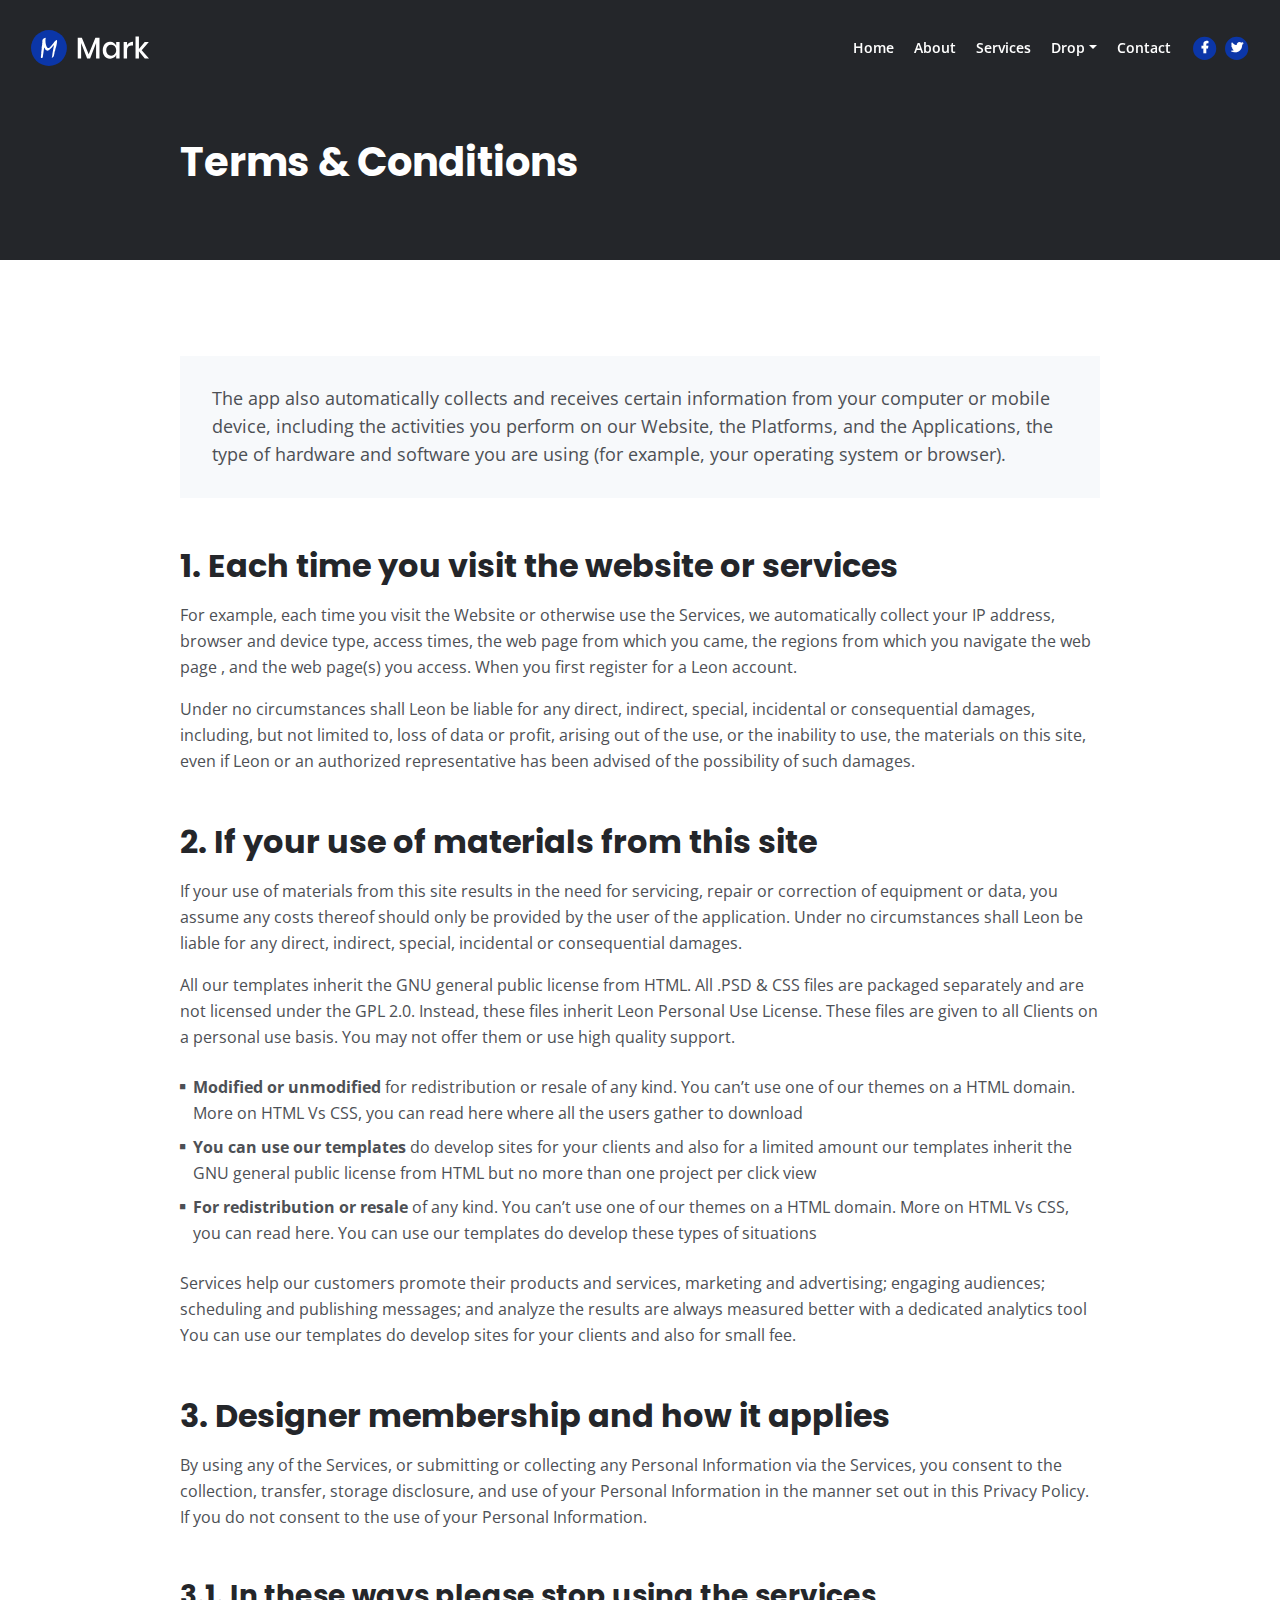
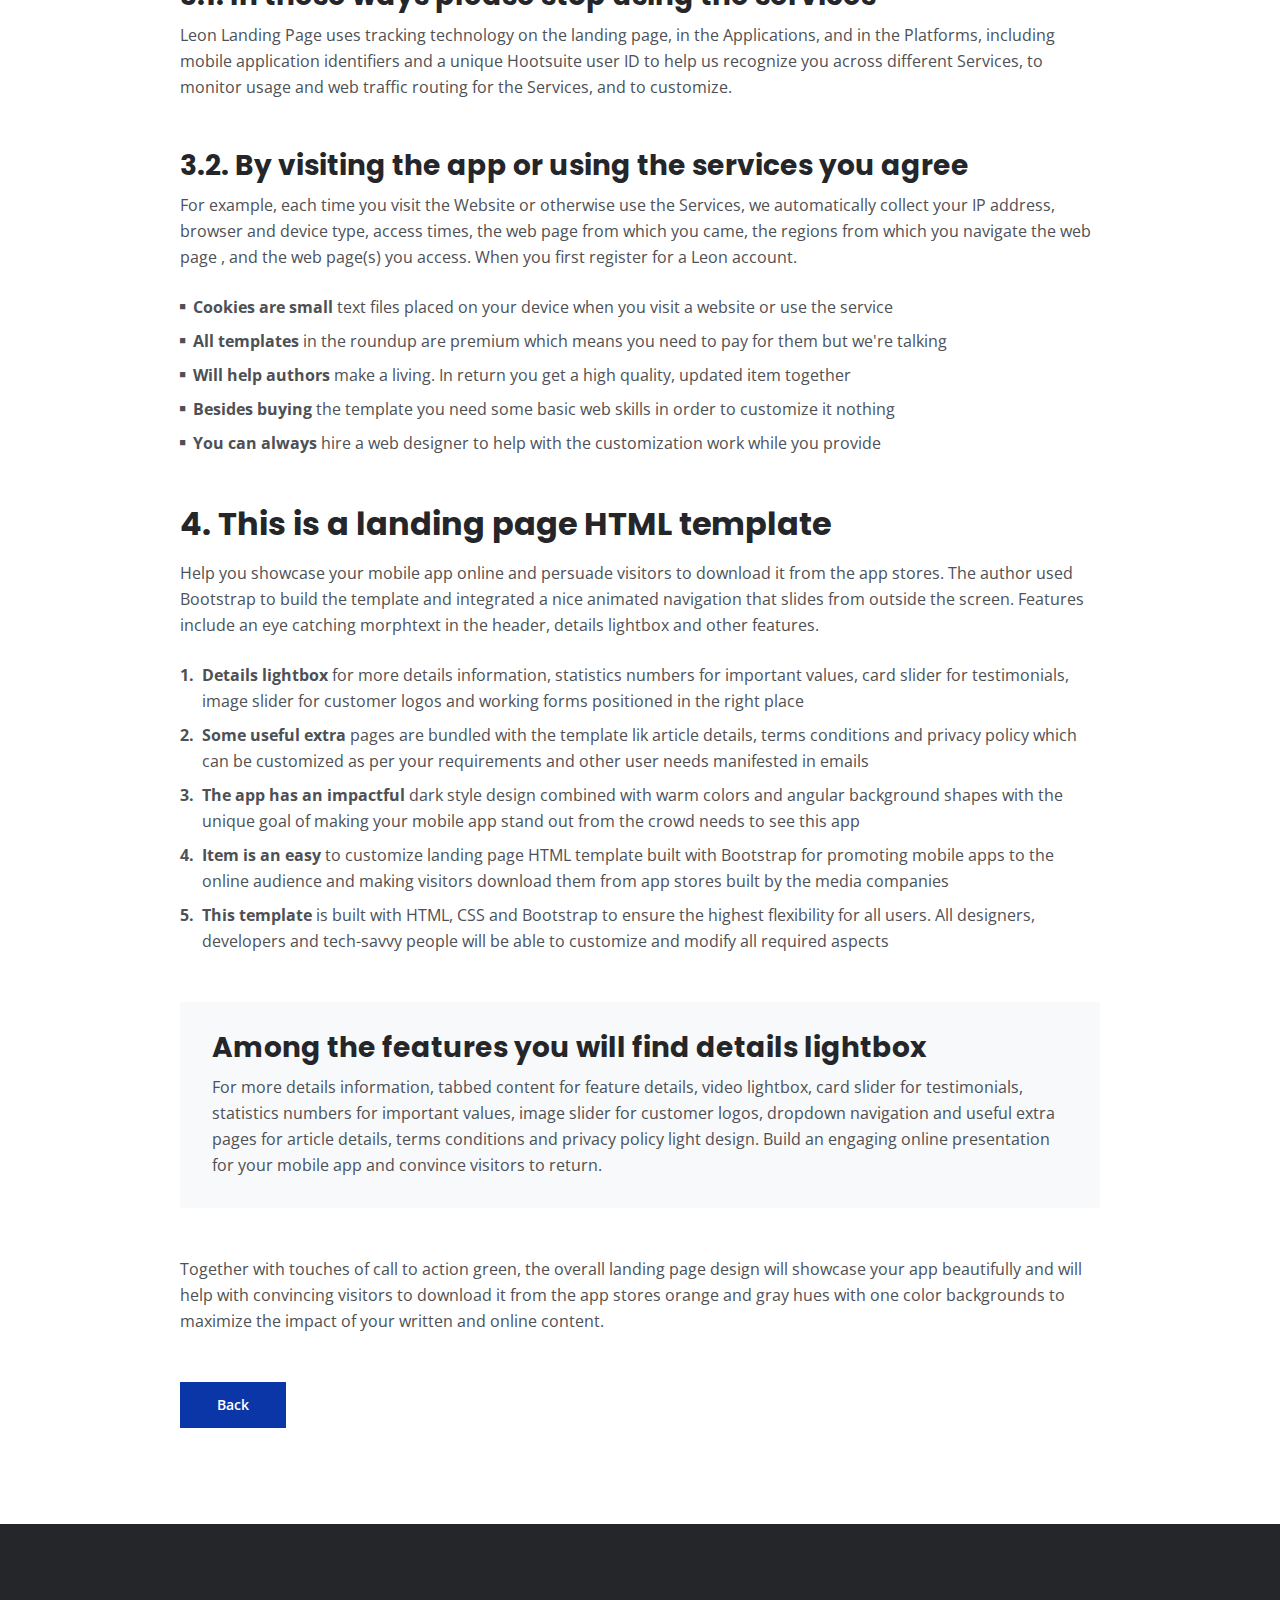
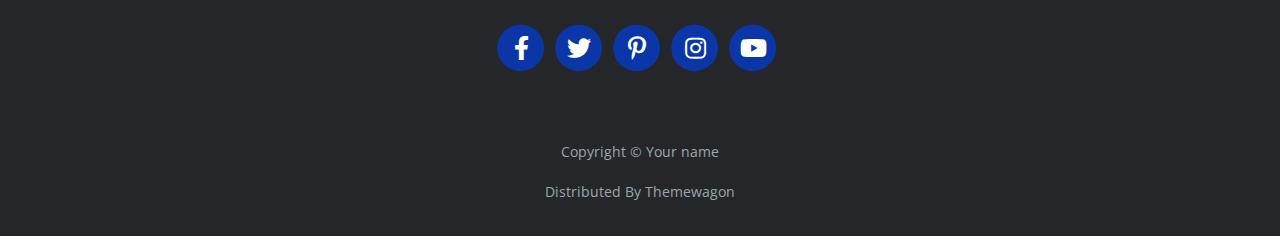
<file: terms.html>
<!DOCTYPE html>
<html lang="en">
<head>
    <meta charset="utf-8">
    <meta name="viewport" content="width=device-width, initial-scale=1, shrink-to-fit=no">
    
    <!-- SEO Meta Tags -->
    <meta name="description" content="Your description">
    <meta name="author" content="Your name">

    <!-- OG Meta Tags to improve the way the post looks when you share the page on Facebook, Twitter, LinkedIn -->
	<meta property="og:site_name" content="" /> <!-- website name -->
	<meta property="og:site" content="" /> <!-- website link -->
	<meta property="og:title" content=""/> <!-- title shown in the actual shared post -->
	<meta property="og:description" content="" /> <!-- description shown in the actual shared post -->
	<meta property="og:image" content="" /> <!-- image link, make sure it's jpg -->
	<meta property="og:url" content="" /> <!-- where do you want your post to link to -->
	<meta name="twitter:card" content="summary_large_image"> <!-- to have large image post format in Twitter -->

    <!-- Webpage Title -->
    <title>Terms & Conditions - Saneela</title>
    
    <!-- Styles -->
    <link rel="preconnect" href="https://fonts.gstatic.com">
    <link href="https://fonts.googleapis.com/css2?family=Open+Sans:ital,wght@0,400;0,600;0,700;1,400&family=Poppins:wght@600&display=swap" rel="stylesheet">
    <link href="css/bootstrap.css" rel="stylesheet">
    <link href="css/fontawesome-all.css" rel="stylesheet">
	<link href="css/styles.css" rel="stylesheet">
	
	<!-- Favicon  -->
    <link rel="icon" href="images/favicon.png">
</head>
<body data-spy="scroll" data-target=".fixed-top">
    
    <!-- Navigation -->
    <nav class="navbar navbar-expand-lg fixed-top navbar-dark">
        <div class="container">
            
            <!-- Image Logo -->
            <a class="navbar-brand logo-image" href="index.html"><img src="images/logo.svg" alt="alternative"></a>  

            <!-- Text Logo - Use this if you don't have a graphic logo -->
            <!-- <a class="navbar-brand logo-text page-scroll" href="index.html">Mark</a> -->

            <button class="navbar-toggler p-0 border-0" type="button" data-toggle="offcanvas">
                <span class="navbar-toggler-icon"></span>
            </button>

            <div class="navbar-collapse offcanvas-collapse" id="navbarsExampleDefault">
                <ul class="navbar-nav ml-auto">
                    <li class="nav-item">
                        <a class="nav-link page-scroll" href="index.html#header">Home <span class="sr-only">(current)</span></a>
                    </li>
                    <li class="nav-item">
                        <a class="nav-link page-scroll" href="index.html#about">About</a>
                    </li>
                    <li class="nav-item">
                        <a class="nav-link page-scroll" href="index.html#services">Services</a>
                    </li>
                    <li class="nav-item dropdown">
                        <a class="nav-link dropdown-toggle" href="#" id="dropdown01" data-toggle="dropdown" aria-haspopup="true" aria-expanded="false">Drop</a>
                        <div class="dropdown-menu" aria-labelledby="dropdown01">
                            <a class="dropdown-item page-scroll" href="project.html">Project Details</a>
                            <div class="dropdown-divider"></div>
                            <a class="dropdown-item page-scroll" href="terms.html">Terms Conditions</a>
                            <div class="dropdown-divider"></div>
                            <a class="dropdown-item page-scroll" href="privacy.html">Privacy Policy</a>
                        </div>
                    </li>
                    <li class="nav-item">
                        <a class="nav-link page-scroll" href="index.html#contact">Contact</a>
                    </li>
                </ul>
                <span class="nav-item social-icons">
                    <span class="fa-stack">
                        <a href="#your-link">
                            <i class="fas fa-circle fa-stack-2x"></i>
                            <i class="fab fa-facebook-f fa-stack-1x"></i>
                        </a>
                    </span>
                    <span class="fa-stack">
                        <a href="#your-link">
                            <i class="fas fa-circle fa-stack-2x"></i>
                            <i class="fab fa-twitter fa-stack-1x"></i>
                        </a>
                    </span>
                </span>
            </div> <!-- end of navbar-collapse -->
        </div> <!-- end of container -->
    </nav> <!-- end of navbar -->
    <!-- end of navigation -->


    <!-- Header -->
    <header class="ex-header">
        <div class="container">
            <div class="row">
                <div class="col-xl-10 offset-xl-1">
                    <h1>Terms & Conditions</h1>
                </div> <!-- end of col -->
            </div> <!-- end of row -->
        </div> <!-- end of container -->
    </header> <!-- end of ex-header -->
    <!-- end of header -->


    <!-- Basic -->
    <div class="ex-basic-1 pt-5 pb-5">
        <div class="container">
            <div class="row">
                <div class="col-xl-10 offset-xl-1">
                    <div class="text-box mt-5 mb-5">
                        <p class="p-large">The app also automatically collects and receives certain information from your computer or mobile device, including the activities you perform on our Website, the Platforms, and the Applications, the type of hardware and software you are using (for example, your operating system or browser).</p>
                    </div> <!-- end of text-box -->

                    <h2 class="mb-3">1. Each time you visit the website or services</h2>
                    <p>For example, each time you visit the Website or otherwise use the Services, we automatically collect your IP address, browser and device type, access times, the web page from which you came, the regions from which you navigate the web page , and the web page(s) you access. When you first register for a Leon account.</p>
                    <p class="mb-5">Under no circumstances shall Leon be liable for any direct, indirect, special, incidental or consequential damages, including, but not limited to, loss of data or profit, arising out of the use, or the inability to use, the materials on this site, even if Leon or an authorized representative has been advised of the possibility of such damages.</p>

                    <h2 class="mb-3">2. If your use of materials from this site</h2>
                    <p>If your use of materials from this site results in the need for servicing, repair or correction of equipment or data, you assume any costs thereof should only be provided by the user of the application. Under no circumstances shall Leon be liable for any direct, indirect, special, incidental or consequential damages.</p>
                    <p class="mb-4">All our templates inherit the GNU general public license from HTML. All .PSD & CSS files are packaged separately and are not licensed under the GPL 2.0. Instead, these files inherit Leon Personal Use License. These files are given to all Clients on a personal use basis. You may not offer them or use high quality support.</p>
                    <ul class="list-unstyled li-space-lg mb-4">
                        <li class="media">
                            <i class="fas fa-square"></i>
                            <div class="media-body"><strong>Modified or unmodified</strong> for redistribution or resale of any kind. You can’t use one of our themes on a HTML domain. More on HTML Vs CSS, you can read here where all the users gather to download</div>
                        </li>
                        <li class="media">
                            <i class="fas fa-square"></i>
                            <div class="media-body"><strong>You can use our templates</strong>  do develop sites for your clients and also for a limited amount our templates inherit the GNU general public license from HTML but no more than one project per click view</div>
                        </li>
                        <li class="media">
                            <i class="fas fa-square"></i>
                            <div class="media-body"><strong>For redistribution or resale</strong> of any kind. You can’t use one of our themes on a HTML domain. More on HTML Vs CSS, you can read here. You can use our templates do develop these types of situations</div>
                        </li>
                    </ul>
                    <p class="mb-5">Services help our customers promote their products and services, marketing and advertising; engaging audiences; scheduling and publishing messages; and analyze the results are always measured better with a dedicated analytics tool You can use our templates do develop sites for your clients and also for small fee.</p>

                    <h2 class="mb-3">3. Designer membership and how it applies</h2>
                    <p class="mb-5">By using any of the Services, or submitting or collecting any Personal Information via the Services, you consent to the collection, transfer, storage disclosure, and use of your Personal Information in the manner set out in this Privacy Policy. If you do not consent to the use of your Personal Information.</p>
                    <h3>3.1. In these ways please stop using the services</h3>
                    <p class="mb-5">Leon Landing Page uses tracking technology on the landing page, in the Applications, and in the Platforms, including mobile application identifiers and a unique Hootsuite user ID to help us recognize you across different Services, to monitor usage and web traffic routing for the Services, and to customize.</p>
                    <h3>3.2. By visiting the app or using the services you agree</h3>
                    <p class="mb-4">For example, each time you visit the Website or otherwise use the Services, we automatically collect your IP address, browser and device type, access times, the web page from which you came, the regions from which you navigate the web page , and the web page(s) you access. When you first register for a Leon account.</p>
                    <ul class="list-unstyled li-space-lg mb-5">
                        <li class="media">
                            <i class="fas fa-square"></i>
                            <div class="media-body"><strong>Cookies are small</strong> text files placed on your device when you visit a website or use the service</div>
                        </li>
                        <li class="media">
                            <i class="fas fa-square"></i>
                            <div class="media-body"><strong>All templates</strong> in the roundup are premium which means you need to pay for them but we're talking</div>
                        </li>
                        <li class="media">
                            <i class="fas fa-square"></i>
                            <div class="media-body"><strong>Will help authors </strong> make a living. In return you get a high quality, updated item together</div>
                        </li>
                        <li class="media">
                            <i class="fas fa-square"></i>
                            <div class="media-body"><strong>Besides buying</strong> the template you need some basic web skills in order to customize it nothing</div>
                        </li>
                        <li class="media">
                            <i class="fas fa-square"></i>
                            <div class="media-body"><strong>You can always</strong> hire a web designer to help with the customization work while you provide</div>
                        </li>
                    </ul>
                    
                    <h2 class="mb-3">4. This is a landing page HTML template</h2>
                    <p class="mb-4">Help you showcase your mobile app online and persuade visitors to download it from the app stores. The author used Bootstrap to build the template and integrated a nice animated navigation that slides from outside the screen. Features include an eye catching morphtext in the header, details lightbox and other features.</p>
                    <ul class="list-unstyled li-space-lg mb-5">
                        <li class="media">
                            <strong>1.</strong>
                            <div class="media-body"><strong>Details lightbox</strong> for more details information, statistics numbers for important values, card slider for testimonials, image slider for customer logos and working forms positioned in the right place</div>
                        </li>
                        <li class="media">
                            <strong>2.</strong>
                            <div class="media-body"><strong>Some useful extra</strong> pages are bundled with the template lik article details, terms conditions and privacy policy which can be customized as per your requirements and other user needs manifested in emails</div>
                        </li>
                        <li class="media">
                            <strong>3.</strong>
                            <div class="media-body"><strong>The app has an impactful</strong> dark style design combined with warm colors and angular background shapes with the unique goal of making your mobile app stand out from the crowd needs to see this app</div>
                        </li>
                        <li class="media">
                            <strong>4.</strong>
                            <div class="media-body"><strong>Item is an easy</strong> to customize landing page HTML template built with Bootstrap for promoting mobile apps to the online audience and making visitors download them from app stores built by the media companies</div>
                        </li>
                        <li class="media">
                            <strong>5.</strong>
                            <div class="media-body"><strong>This template</strong> is built with HTML, CSS and Bootstrap to ensure the highest flexibility for all users. All designers, developers and tech-savvy people will be able to customize and modify all required aspects</div>
                        </li>
                    </ul>
                    
                    <div class="text-box mb-5">
                        <h3>Among the features you will find details lightbox</h3>
                        <p>For more details information, tabbed content for feature details, video lightbox, card slider for testimonials, statistics numbers for important values, image slider for customer logos, dropdown navigation and useful extra pages for article details, terms conditions and privacy policy light design. Build an engaging online presentation for your mobile app and convince visitors to return.</p>
                    </div> <!-- end of text-box -->
                    <p class="mb-5">Together with touches of call to action green, the overall landing page design will showcase your app beautifully and will help with convincing visitors to download it from the app stores orange and gray hues with one color backgrounds to maximize the impact of your written and online content.</p>
                    
                    <a class="btn-solid-reg mb-5" href="index.html">Back</a>
                </div> <!-- end of col -->
            </div> <!-- end of row -->
        </div> <!-- end of container -->
    </div> <!-- end of ex-basic-1 -->
    <!-- end of basic -->


    <!-- Footer -->
    <div class="footer bg-gray">
        <div class="container">
            <div class="row">
                <div class="col-lg-12">
                    <div class="social-container">
                        <span class="fa-stack">
                            <a href="#your-link">
                                <i class="fas fa-circle fa-stack-2x"></i>
                                <i class="fab fa-facebook-f fa-stack-1x"></i>
                            </a>
                        </span>
                        <span class="fa-stack">
                            <a href="#your-link">
                                <i class="fas fa-circle fa-stack-2x"></i>
                                <i class="fab fa-twitter fa-stack-1x"></i>
                            </a>
                        </span>
                        <span class="fa-stack">
                            <a href="#your-link">
                                <i class="fas fa-circle fa-stack-2x"></i>
                                <i class="fab fa-pinterest-p fa-stack-1x"></i>
                            </a>
                        </span>
                        <span class="fa-stack">
                            <a href="#your-link">
                                <i class="fas fa-circle fa-stack-2x"></i>
                                <i class="fab fa-instagram fa-stack-1x"></i>
                            </a>
                        </span>
                        <span class="fa-stack">
                            <a href="#your-link">
                                <i class="fas fa-circle fa-stack-2x"></i>
                                <i class="fab fa-youtube fa-stack-1x"></i>
                            </a>
                        </span>
                    </div> <!-- end of social-container -->
                </div> <!-- end of col -->
            </div> <!-- end of row -->
        </div> <!-- end of container -->
    </div> <!-- end of footer -->  
    <!-- end of footer -->


    <!-- Copyright -->
    <div class="copyright bg-gray">
        <div class="container">
            <div class="row">
                <div class="col-lg-12">
                    <p class="p-small">Copyright © <a class="no-line" href="#your-link">Your name</a></p>
                </div> <!-- end of col -->
            </div> <!-- enf of row -->
        </div> <!-- end of container -->

        <div class="container">
            <div class="row">
                <div class="col-lg-12">
                    <p class="p-small">Distributed By <a class="no-line" href="https://themewagon.com/">Themewagon</a></p>
                </div> <!-- end of col -->
            </div> <!-- enf of row -->
        </div> <!-- end of container -->
    </div> <!-- end of copyright --> 
    <!-- end of copyright -->
    
    	
    <!-- Scripts -->
    <script src="js/jquery.min.js"></script> <!-- jQuery for Bootstrap's JavaScript plugins -->
    <script src="js/bootstrap.min.js"></script> <!-- Bootstrap framework -->
    <script src="js/jquery.easing.min.js"></script> <!-- jQuery Easing for smooth scrolling between anchors -->
    <script src="js/scripts.js"></script> <!-- Custom scripts -->
</body>
</html>
</file>
<file: css/styles.css>
/* Description: Master CSS file */

/*****************************************
Table Of Contents:
- General Styles
- Navigation
- Header
- About
- Services
- Details
- Projects
- Works
- Testimonials
- Questions
- Contact
- Footer 
- Copyright
- Back To Top Button
- Extra Pages
- Media Queries
******************************************/

/*****************************************
Colors:
- Backgrounds, navbar - black #24262a
- Backgrounds - light gray #f7f9fb
- Buttons, icons - blue #0b36a8
- Headings text - black #24262a
- Body text - dark gray #4d5055
******************************************/


/**************************/
/*     General Styles     */
/**************************/
body,
html {
    width: 100%;
	height: 100%;
}

body, p {
	color: #4d5055; 
	font: 400 1rem/1.625rem "Open Sans", sans-serif;
}

h1 {
	color: #24262a;
	font-weight: 700;
	font-size: 2.5rem;
	line-height: 3.25rem;
	font-family: "Poppins"
}

h2 {
	color: #24262a;
	font-weight: 700;
	font-size: 2rem;
	line-height: 2.5rem;
	font-family: "Poppins"
}

h3 {
	color: #24262a;
	font-weight: 700;
	font-size: 1.75rem;
	line-height: 2.25rem;
	font-family: "Poppins"
}

h4 {
	color: #24262a;
	font-weight: 700;
	font-size: 1.5rem;
	line-height: 2rem;
	font-family: "Poppins"
}

h5 {
	color: #24262a;
	font-weight: 700;
	font-size: 1.25rem;
	line-height: 1.625rem;
	font-family: "Poppins"
}

h6 {
	color: #24262a;
	font-weight: 700;
	font-size: 1rem;
	line-height: 1.375rem;
	font-family: "Poppins"
}

.p-large {
	font-size: 1.125rem;
	line-height: 1.75rem;
}

.p-small {
	font-size: 0.875rem;
	line-height: 1.5rem;
}

.testimonial-text {
	font-style: italic;
}

.testimonial-author {
	font-weight: 700;
	font-size: 1rem;
	line-height: 1.5rem;
}

.li-space-lg li {
	margin-bottom: 0.5rem;
}

a {
	color: #4d5055;
	text-decoration: underline;
}

a:hover {
	color: #4d5055;
	text-decoration: underline;
}

.no-line {
	text-decoration: none;
}

.no-line:hover {
	text-decoration: none;
}

.blue {
	color: #2259ec;
}

.bg-gray {
	background-color: #f7f9fb;
}

.section-divider {
	display: block;
	height: 1px;
	margin: 0;
	border: none;
	background-color: #d3dae2;
}

.btn-solid-reg {
	display: inline-block;
	padding: 1.375rem 2.25rem 1.375rem 2.25rem;
	border: 1px solid #0b36a8;
	background-color: #0b36a8;
	color: #ffffff;
	font-weight: 600;
	font-size: 0.875rem;
	line-height: 0;
	text-decoration: none;
	transition: all 0.2s;
}

.btn-solid-reg:hover {
	background-color: transparent;
	color: #0b36a8; /* needs to stay here because of the color property of a tag */
	text-decoration: none;
}

.btn-solid-lg {
	display: inline-block;
	padding: 1.625rem 2.625rem 1.625rem 2.625rem;
	border: 1px solid #0b36a8;
	background-color: #0b36a8;
	color: #ffffff;
	font-weight: 600;
	font-size: 0.875rem;
	line-height: 0;
	text-decoration: none;
	transition: all 0.2s;
}

.btn-solid-lg:hover {
	background-color: transparent;
	color: #0b36a8; /* needs to stay here because of the color property of a tag */
	text-decoration: none;
}

.btn-outline-reg {
	display: inline-block;
	padding: 1.375rem 2.25rem 1.375rem 2.25rem;
	border: 1px solid #24262a;
	background-color: transparent;
	color: #24262a;
	font-weight: 600;
	font-size: 0.875rem;
	line-height: 0;
	text-decoration: none;
	transition: all 0.2s;
}

.btn-outline-reg:hover {
	background-color: #24262a;
	color: #ffffff;
	text-decoration: none;
}

.btn-outline-lg {
	display: inline-block;
	padding: 1.625rem 2.625rem 1.625rem 2.625rem;
	border: 1px solid #24262a;
	background-color: transparent;
	color: #24262a;
	font-weight: 600;
	font-size: 0.875rem;
	line-height: 0;
	text-decoration: none;
	transition: all 0.2s;
}

.btn-outline-lg:hover {
	background-color: #24262a;
	color: #ffffff;
	text-decoration: none;
}

.btn-outline-sm {
	display: inline-block;
	padding: 1rem 1.5rem 1rem 1.5rem;
	border: 1px solid #24262a;
	background-color: transparent;
	color: #24262a;
	font-weight: 600;
	font-size: 0.875rem;
	line-height: 0;
	text-decoration: none;
	transition: all 0.2s;
}

.btn-outline-sm:hover {
	background-color: #24262a;
	color: #ffffff;
	text-decoration: none;
}

.form-group {
	position: relative;
	margin-bottom: 1.25rem;
}

.label-control {
	position: absolute;
	top: 0.875rem;
	left: 1.5rem;
	color: #7d838a;
	opacity: 1;
	font-size: 0.875rem;
	line-height: 1.375rem;
	cursor: text;
	transition: all 0.2s ease;
}

.form-control-input:focus + .label-control,
.form-control-input.notEmpty + .label-control,
.form-control-textarea:focus + .label-control,
.form-control-textarea.notEmpty + .label-control {
	top: 0.125rem;
	color: #4d5055;
	opacity: 1;
	font-size: 0.75rem;
	font-weight: 700;
}

.form-control-input,
.form-control-select {
	display: block; /* needed for proper display of the label in Firefox, IE, Edge */
	width: 100%;
	padding-top: 1.125rem;
	padding-bottom: 0.125rem;
	padding-left: 1.5rem;
	border: 1px solid #cbcbd1;
	background-color: #ffffff;
	color: #4d5055;
	font-size: 0.875rem;
	line-height: 1.875rem;
	transition: all 0.2s;
	-webkit-appearance: none; /* removes inner shadow on form inputs on ios safari */
}

.form-control-select {
	padding-top: 0.5rem;
	padding-bottom: 0.5rem;
	height: 3.25rem;
	color: #7d838a;
}

select {
    /* you should keep these first rules in place to maintain cross-browser behavior */
    -webkit-appearance: none;
	-moz-appearance: none;
	-ms-appearance: none;
    -o-appearance: none;
    appearance: none;
    background-image: url('../images/down-arrow.png');
    background-position: 96% 50%;
    background-repeat: no-repeat;
    outline: none;
}

.form-control-textarea {
	display: block; /* used to eliminate a bottom gap difference between Chrome and IE/FF */
	width: 100%;
	height: 14rem; /* used instead of html rows to normalize height between Chrome and IE/FF */
	padding-top: 1.5rem;
	padding-left: 1.3125rem;
	border: 1px solid #cbcbd1;
	background-color: #ffffff;
	color: #4d5055;
	font-size: 0.875rem;
	line-height: 1.5rem;
	transition: all 0.2s;
}

.form-control-input:focus,
.form-control-select:focus,
.form-control-textarea:focus {
	border: 1px solid #a1a1a1;
	outline: none; /* Removes blue border on focus */
}

.form-control-input:hover,
.form-control-select:hover,
.form-control-textarea:hover {
	border: 1px solid #a1a1a1;
}

.checkbox {
	font-size: 0.75rem;
	line-height: 1.25rem;
}

input[type='checkbox'] {
	vertical-align: -10%;
	margin-right: 0.5rem;
}

.form-control-submit-button {
	display: inline-block;
	width: 100%;
	height: 3.25rem;
	border: 1px solid #0b36a8;
	border-radius: 32px;
	background-color: #0b36a8;
	color: #ffffff;
	font-weight: 600;
	font-size: 0.875rem;
	line-height: 0;
	cursor: pointer;
	transition: all 0.2s;
}

.form-control-submit-button:hover {
	border: 1px solid #24262a;
	background-color: transparent;
	color: #24262a;
}


/**********************/
/*     Navigation     */
/**********************/
.navbar {
	background-color: #24262a;
	font-weight: 600;
	font-size: 0.875rem;
	line-height: 0.875rem;
	box-shadow: 0 1px 6px 0 rgba(0, 0, 0, 0.025);
}

.navbar .navbar-brand {
	padding-top: 0.125rem;
	padding-bottom: 0.125rem;
}

.navbar .logo-image img {
    width: 118px;
	height: 36px;
}

.navbar .logo-text {
	color: #ffffff;
	font-weight: 700;
	font-size: 1.875rem;
	line-height: 1rem;
	text-decoration: none;
}

.offcanvas-collapse {
	position: fixed;
	top: 3.25rem; /* adjusts the height between the top of the page and the offcanvas menu */
	bottom: 0;
	left: 100%;
	width: 100%;
	padding-right: 1rem;
	padding-left: 1rem;
	overflow-y: auto;
	visibility: hidden;
	background-color: #24262a;
	transition: visibility .3s ease-in-out, -webkit-transform .3s ease-in-out;
	transition: transform .3s ease-in-out, visibility .3s ease-in-out;
	transition: transform .3s ease-in-out, visibility .3s ease-in-out, -webkit-transform .3s ease-in-out;
}

.offcanvas-collapse.open {
	visibility: visible;
	-webkit-transform: translateX(-100%);
	transform: translateX(-100%);
}

.navbar .navbar-nav {
	margin-top: 0.75rem;
	margin-bottom: 0.5rem;
}

.navbar .nav-item .nav-link {
	padding-top: 0.625rem;
	padding-bottom: 0.625rem;
	color: #ffffff;
	text-decoration: none;
	transition: all 0.2s ease;
}

.navbar .nav-item.dropdown.show .nav-link,
.navbar .nav-item .nav-link:hover,
.navbar .nav-item .nav-link.active {
	color: #9c9ead;
}

/* Dropdown Menu */
.navbar .dropdown .dropdown-menu {
	animation: fadeDropdown 0.2s; /* required for the fade animation */
}

@keyframes fadeDropdown {
    0% {
        opacity: 0;
    }

    100% {
        opacity: 1;
	}
}

.navbar .dropdown-menu {
	margin-top: 0.5rem;
	margin-bottom: 0.5rem;
	border: none;
	background-color: #24262a;
}

.navbar .dropdown-item {
	padding-top: 0.5rem;
	padding-bottom: 0.5rem;
	color: #ffffff;
	font-weight: 600;
	font-size: 0.875rem;
	line-height: 0.875rem;
	text-decoration: none;
}

.navbar .dropdown-item:hover {
	background-color: #24262a;
	color: #9c9ead;
}

.navbar .dropdown-divider {
	width: 100%;
	height: 1px;
	margin: 0.5rem auto 0.5rem auto;
	border: none;
	background-color: #505050;
}
/* end of dropdown menu */

.navbar .fa-stack {
	width: 2em;
	margin-right: 0.25rem;
	font-size: 0.75rem;
}

.navbar .fa-stack-2x {
	color: #0b36a8;
	transition: all 0.2s ease;
}

.navbar .fa-stack-1x {
	color: #ffffff;
	transition: all 0.2s ease;
}

.navbar .fa-stack:hover .fa-stack-2x {
	color: #ffffff;
}

.navbar .fa-stack:hover .fa-stack-1x {
	color: #0b36a8;
}

.navbar .navbar-toggler {
	padding: 0;
	border: none;
	font-size: 1.25rem;
}


/******************/
/*     Header     */
/******************/
.header {
	padding-top: 7rem;
	padding-bottom: 5.5rem;
	background: linear-gradient(rgba(0, 0, 0, 0.1), rgba(0, 0, 0, 0.1)), url('../images/header-background.jpg') center center no-repeat;
	background-size: cover;
	text-align: center;
}

.header .h1-large {
	margin-bottom: 1.75rem;
	color: #ffffff;

}

.header .btn-solid-lg:hover {
	border: 1px solid #ffffff;
	color: #ffffff;
}

.header .btn-outline-lg {
	padding: 1.625rem 1.625rem 1.625rem 1.625rem;
	border: none;
	color: #ffffff;
}

.header .btn-outline-lg:hover {
	background: transparent;
	color: #9c9ead;
	text-decoration: none;
}

.header .btn-outline-lg .fas {
	margin-right: 0.375rem;
}


/*****************/
/*     About     */
/*****************/
.basic-1 {
	padding-top: 7.75rem;
	padding-bottom: 5.25rem;
}

.basic-1 .text-container {
	margin-bottom: 3rem;
}

.basic-1 .time {
	margin-bottom: 0.5rem;
	color: #0b36a8;
	font-weight: 600;
	font-size: 0.875rem;
	line-height: 1.5rem;
	font-family: "Poppins";
}

.basic-1 h6 {
	margin-bottom: 0.125rem;
}


/********************/
/*     Services     */
/********************/
.basic-2 {
	padding-top: 7.75rem;
	padding-bottom: 5.25rem;
}

.basic-2 .h2-heading {
	margin-bottom: 0.75rem;
	text-align: center;
}

.basic-2 .p-heading {
	margin-bottom: 4rem;
	text-align: center;
}

.basic-2 .text-box {
	margin-bottom: 3rem;
	padding: 3.5rem 1rem 2.125rem 1rem;
	border: 1px solid #cfd7de;
}

.basic-2 .fas,
.basic-2 .far {
	margin-bottom: 1.75rem;
	color: #0b36a8;
	font-size: 3.5rem;
}

.basic-2 h4 {
	letter-spacing: 1px;
}


/*******************/
/*     Details     */
/*******************/
.split .area-1 {
	height: 430px;
	background: linear-gradient(to bottom right, rgba(25, 26, 29, 0.5), rgba(25, 26, 29, 0.5)), url('../images/details-background.jfif') center center no-repeat;
	background-size: cover;
}

.split .area-2 {
	padding-top: 7.75rem;
	padding-bottom: 7.75rem;
}

.split p {
	margin-bottom: 2.25rem;
}

.split .icons-container {
	margin-top: 3rem;
}

.split .icons-container img {
	width: 50px;
	margin-right: 0.625rem;
	margin-bottom: 0.75rem;
}


/********************/
/*     Projects     */
/********************/
.basic-3 {
	padding-top: 7.75rem;
	padding-bottom: 1rem;
}

.basic-3 .h2-heading {
	margin-bottom: 0.75rem;
	text-align: center;
}

.basic-3 .p-heading {
	margin-bottom: 4rem;
	text-align: center;
}

.basic-3 .text-container {
	margin-bottom: 4rem;
}

.basic-3 .image-container {
	margin-bottom: 1rem;
}

/* Hover Animation */
.basic-3 .image-container {
	overflow: hidden;
	margin-right: auto;
	margin-left: auto;
}

.basic-3 .image-container img {
	margin: 0;
	transition: all 0.2s;
}

.basic-3 .image-container:hover img {
	-moz-transform: scale(1.1);
	-webkit-transform: scale(1.1);
	transform: scale(1.1);
} 
/* end of hover animation */


/*****************/
/*     Works     */
/*****************/
.basic-4 {
	padding-bottom: 1rem;
}

.basic-4 .text-container {
	margin-bottom: 4rem;
}

.basic-4 .image-container {
	margin-bottom: 1rem;
}

/* Hover Animation */
.basic-4 .image-container {
	overflow: hidden;
	margin-right: auto;
	margin-left: auto;
}

.basic-4 .image-container img {
	margin: 0;
	transition: all 0.2s;
}

.basic-4 .image-container:hover img {
	-moz-transform: scale(1.15);
	-webkit-transform: scale(1.15);
	transform: scale(1.15);
} 
/* end of hover animation */


/************************/
/*     Testimonials     */
/************************/
.cards-1 {
	padding-top: 3rem;
	padding-bottom: 3.875rem;
}

.cards-1 .h2-heading {
	margin-bottom: 3rem;
	text-align: center;
}

.cards-1 .card {
	margin-bottom: 4rem;
	border: none;
}

.cards-1 .card-body {
	padding: 0;
	text-align: center;
}

.cards-1 .testimonial-text {
	margin-bottom: 1.625rem;
}

.cards-1 img {
	display: inline-block;
	width: 60px;
	margin-bottom: 0.875rem;
	border-radius: 50%;
}

.cards-1 .text {
	margin-top: 0.375rem;
}

.cards-1 .testimonial-author {
	color: #24262a;
}

.cards-1 .testimonial-author,
.cards-1 .occupation {
	font-size: 0.875rem;
	line-height: 1.375rem;
}


/*********************/
/*     Questions     */
/*********************/
.accordion-1 {
	padding-top: 7.75rem;
	padding-bottom: 6.75rem;
}

.accordion-1 .h2-heading {
	margin-bottom: 2.5rem;
	text-align: center;
}

.accordion-1 .card {
	margin-bottom: 1.75rem;
	border: none;
}

.accordion-1 .card-header {
	padding: 0;
	border: none;
	background-color: transparent;
}

.accordion-1 .card button {
	padding: 0;
	color: #24262a;
	font-weight: 600;
	font-size: 1.125rem;
	line-height: 1.75rem;
	font-family: 'Poppins';
}

.accordion-1 .card button:hover {
	text-decoration: none;
}

.accordion-1 .card button:before {
	float: left;
	margin-right: 0.625rem;
	font-family: 'Font Awesome 5 Free';
	font-weight: 900;
	content: "\f078";
	transition: all 0.2s;
}

.accordion-1 .card button.collapsed:before {
	-webkit-transform: rotate(180deg);
	-moz-transform: rotate(180deg);
	transform: rotate(180deg);
} 

.accordion-1 .card-body {
	padding: 0.75rem 1.5rem 0.5rem 1.5rem;
}


/*******************/
/*     Contact     */
/*******************/
.form-1 {
	padding-top: 7.75rem;
	padding-bottom: 7rem;
	text-align: center;
}

.form-1 .h2-heading {
	margin-bottom: 0.75rem;
	text-align: center;
}

.form-1 .p-heading {
	margin-bottom: 4rem;
}


/******************/
/*     Footer     */
/******************/
.footer {
	padding-top: 6.25rem;
	padding-bottom: 2rem;
	background-color: #24262a;
	text-align: center;
}

.footer a {
	text-decoration: none;
}

.footer .fa-stack {
	width: 2em;
	margin-bottom: 1.25rem;
	margin-right: 0.375rem;
	font-size: 1.5rem;
}

.footer .fa-stack .fa-stack-1x {
    color: #ffffff;
	transition: all 0.2s ease;
}

.footer .fa-stack .fa-stack-2x {
	color: #0b36a8;
	transition: all 0.2s ease;
}

.footer .fa-stack:hover .fa-stack-1x {
	color: #0b36a8;
}

.footer .fa-stack:hover .fa-stack-2x {
    color: #ffffff;
}


/*********************/
/*     Copyright     */
/*********************/
.copyright {
	padding-top: 1rem;
	padding-bottom: 1rem;
	background-color: #24262a;
	text-align: center;
}

.copyright .p-small {
	color: #9da6ac;
	text-align: center;
}

.copyright a {
	color: #9da6ac;
}


/******************************/
/*     Back To Top Button     */
/******************************/
a.back-to-top {
	position: fixed;
	z-index: 999;
	right: 12px;
	bottom: 12px;
	display: none;
	width: 42px;
	height: 42px;
	border-radius: 30px;
	background: #3a424d url("../images/up-arrow.png") no-repeat center 47%;
	background-size: 18px 18px;
	text-indent: -9999px;
}

a:hover.back-to-top {
	background-color: #0b36a8;
}


/***********************/
/*     Extra Pages     */
/***********************/
.ex-header {
	padding-top: 8.5rem;
	padding-bottom: 4rem;
	background-color: #24262a;
}

.ex-header h1 {
	color: #ffffff;
}

.ex-basic-1 .list-unstyled .fas {
	font-size: 0.375rem;
	line-height: 1.625rem;
}

.ex-basic-1 .list-unstyled .media-body {
	margin-left: 0.5rem;
}

.ex-basic-1 .text-box {
	padding: 1.25rem 1.25rem 0.5rem 1.25rem;
	background-color: #f7f9fb;
}

.ex-cards-1 .card {
	border: none;
	background-color: transparent;
}

.ex-cards-1 .card .fa-stack {
	width: 2em;
	font-size: 1.125rem;
}

.ex-cards-1 .card .fa-stack-2x {
	color: #0b36a8;
}

.ex-cards-1 .card .fa-stack-1x {
	color: #ffffff;
	font-weight: 700;
	line-height: 2.125rem;
}

.ex-cards-1 .card .list-unstyled .media-body {
	margin-left: 0.75rem;
}

.ex-cards-1 .card .list-unstyled .media-body h5 {
	margin-top: 0.125rem;
	margin-bottom: 0.375rem;
}


/*************************/
/*     Media Queries     */
/*************************/	
/* Min-width 768px */
@media (min-width: 768px) {

	/* Header */
	.header {
		padding-top: 11rem;
		padding-bottom: 9rem;
	}
	/* end of header */


	/* Services */
	.basic-2 .text-box {
		padding-right: 2.125rem;
		padding-left: 2.125rem;
	}
	/* end of services */


	/* Extra Pages */
	.ex-basic-1 .text-box {
		padding: 1.75rem 2rem 0.875rem 2rem;
	}
	/* end of extra pages */
}
/* end of min-width 768px */


/* Min-width 992px */
@media (min-width: 992px) {
	
	/* General Styles */
	.h2-heading {
		width: 35.25rem;
		margin-right: auto;
		margin-left: auto;
	}

	.p-heading {
		width: 46rem;
		margin-right: auto;
		margin-left: auto;
	}
	/* end of general styles */


	/* Navigation */
	.navbar {
		padding-top: 1.75rem;
		background-color: transparent;
		box-shadow: none;
		transition: all 0.2s;
	}

	.navbar.top-nav-collapse {
		padding-top: 0.5rem;
		padding-top: 0.5rem;
		background-color: #24262a;
		box-shadow: 0 3px 6px 0 rgba(0, 0, 0, 0.025);
	}

	.offcanvas-collapse {
		position: static;
		top: auto;
		bottom: auto;
		left: auto;
		width: auto;
		padding-right: 0;
		padding-left: 0;
		background-color: transparent;
		overflow-y: visible;
		visibility: visible;
	}

	.offcanvas-collapse.open {
		-webkit-transform: none;
		transform: none;
	}

	.navbar .navbar-nav {
		margin-top: 0;
		margin-bottom: 0;
	}
	
	.navbar .nav-item .nav-link {
		padding-right: 0.625rem;
		padding-left: 0.625rem;
	}

	.navbar .dropdown-menu {
		margin-top: 0.25rem;
		box-shadow: 0 3px 3px 1px rgba(0, 0, 0, 0.08);
	}

	.navbar .dropdown-divider {
		width: 90%;
	}

	.navbar .social-icons {
		margin-left: 0.5rem;
	}
	
	.navbar .fa-stack {
		margin-right: 0;
		margin-left: 0.25rem;
	}
	/* end of navigation */


	/* Header */
	.header {
		padding-top: 15rem;
		padding-bottom: 14rem;
		text-align: left;
	}
	/* end of header */


	/* Details */
	.split {
		height: 760px;
	}
	
	.split .area-1 {
		height: 100%;
		width: 50%;
		display: inline-block;
	}
	
	.split .area-2 {
		height: 100%;
		width: 50%;
		display: inline-block;
		vertical-align: top;
	}

	.split .text-container {
		width: 400px;
		margin-left: 3rem;
	}
	/* end of details */


	/* Testimonials */
	.cards-1 .card {
		display: inline-block;
		width: 290px;
		vertical-align: top;
	}

	.cards-1 .card:nth-of-type(3n+2) {
		margin-right: 1.5rem;
		margin-left: 1.5rem;
	}

	.cards-1 .card-body {
		text-align: left;
	}

	.cards-1 .details {
		display: flex;
		align-items: flex-start;
	}
	
	.cards-1 .details .text {
		flex-direction: column;
	}
	
	.cards-1 .details img {
		margin-right: 1.125rem;
	}
	/* end of testimonials */


	/* Accordion */
	.accordion-1 .accordion {
		width: 730px;
		margin-right: auto;
		margin-left: auto;
	}
	/* end of accordion */


	/* Contact */
	.form-1 form {
		width: 790px;
		margin-right: auto;
		margin-left: auto;
	}
	/* end of contact */


	/* Extra Pages */
	.ex-cards-1 .card {
		display: inline-block;
		width: 296px;
		vertical-align: top;
	}

	.ex-cards-1 .card:nth-of-type(3n+2) {
		margin-right: 1rem;
		margin-left: 1rem;
	}
	/* end of extra pages */
}
/* end of min-width 992px */


/* Min-width 1200px */
@media (min-width: 1200px) {

	/* General Styles */
	.h1-large {
		font-size: 3.75rem;
		line-height: 4.625rem;
	}
	/* end of general styles */


	/* Navigation */
	.navbar .container {
		max-width: 1330px;
	}
	/* end of navigation */


	/* Header */
	.header {
		padding-top: 18.25rem;
		padding-bottom: 17.25rem;
	}
	/* end of header */


	/* About */
	.basic-1 .text-container.first {
		margin-right: 2rem;
	}

	.basic-1 .text-container.second {
		margin-right: 1rem;
		margin-left: 1rem;
	}

	.basic-1 .text-container.third {
		margin-left: 2rem;
	}
	/* end of about */


	/* Details */
	.split {
		height: 700px;
	}

	.split .text-container {
		width: 460px;
		margin-left: 5rem;
	}
	/* end of details */


	/* Testimonials */
	.cards-1 .card {
		width: 338px;
	}
	
	.cards-1 .card:nth-of-type(3n+2) {
		margin-right: 2.625rem;
		margin-left: 2.625rem;
	}
	/* end of testimonials */
	

	/* Extra Pages */
	.ex-cards-1 .card {
		width: 336px;
	}

	.ex-cards-1 .card:nth-of-type(3n+2) {
		margin-right: 2.875rem;
		margin-left: 2.875rem;
	}
	/* end of extra pages */
}
/* end of min-width 1200px */
</file>
